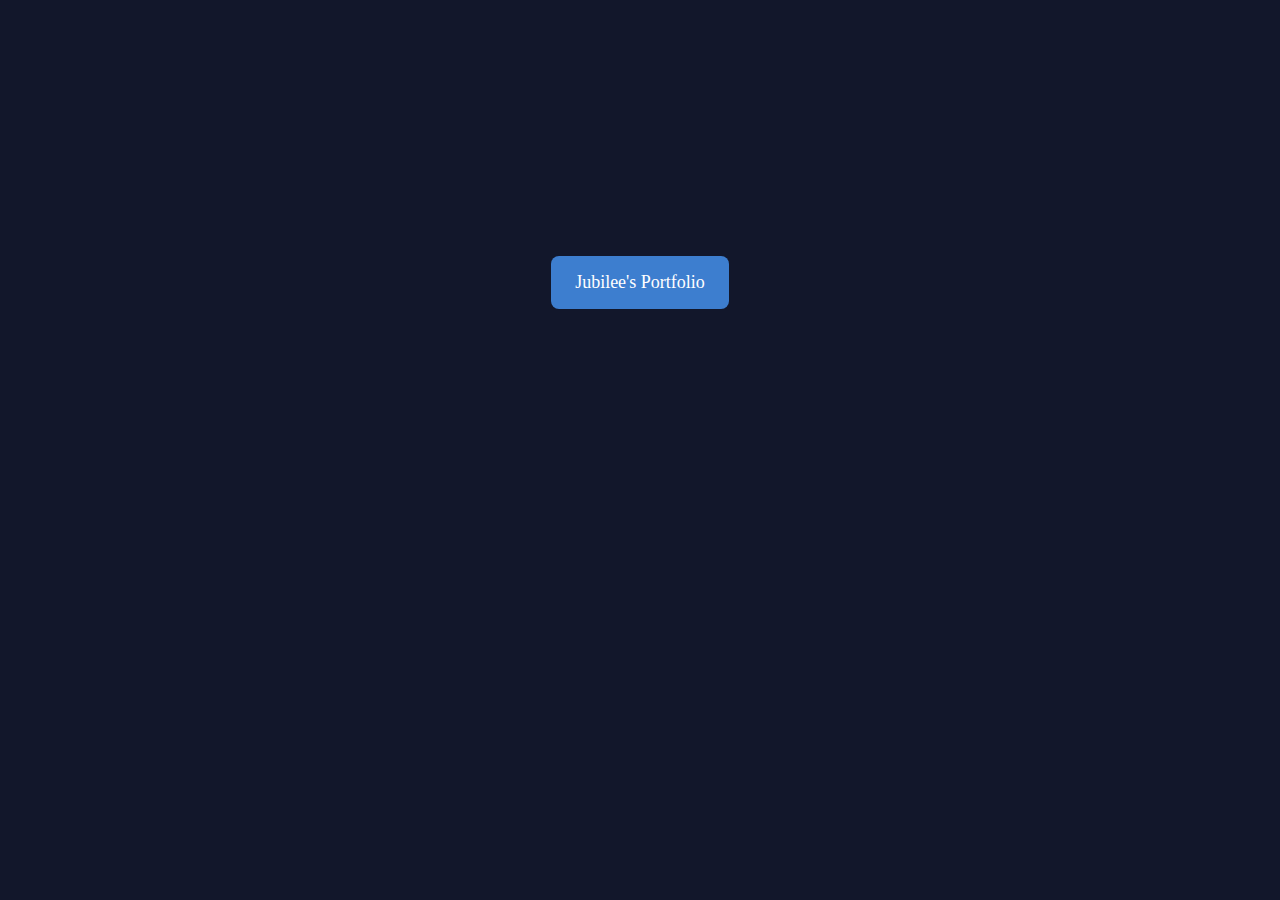
<file: index.html>
<!DOCTYPE html>
<html lang="en">
<head>
  <meta charset="UTF-8">
  <meta name="viewport" content="width=device-width, initial-scale=1.0">
  <title>Document</title>
  <style>
    *{
      padding: 0;
      margin: 0;
      box-sizing: border-box;
    }
    body{
      display: flex;
      justify-content: center;
      align-items: center;
      margin: 20% auto;
      background-color: #12172B;
    }
    a{
      padding: 1rem 1.5rem;
      background-color: #3D7ECF; 
      text-decoration: none;
      color: #fff;
      border-radius: 0.5rem;
      font-size: 18px;
      transition: .5s;
      cursor: pointer;
    }
    a:hover{
      background-color: #1e4b82;
    }
  </style>
</head>
<body>
  <a href="/My portfolio/index.html">Jubilee's Portfolio</a>
</body>
</html>
</file>
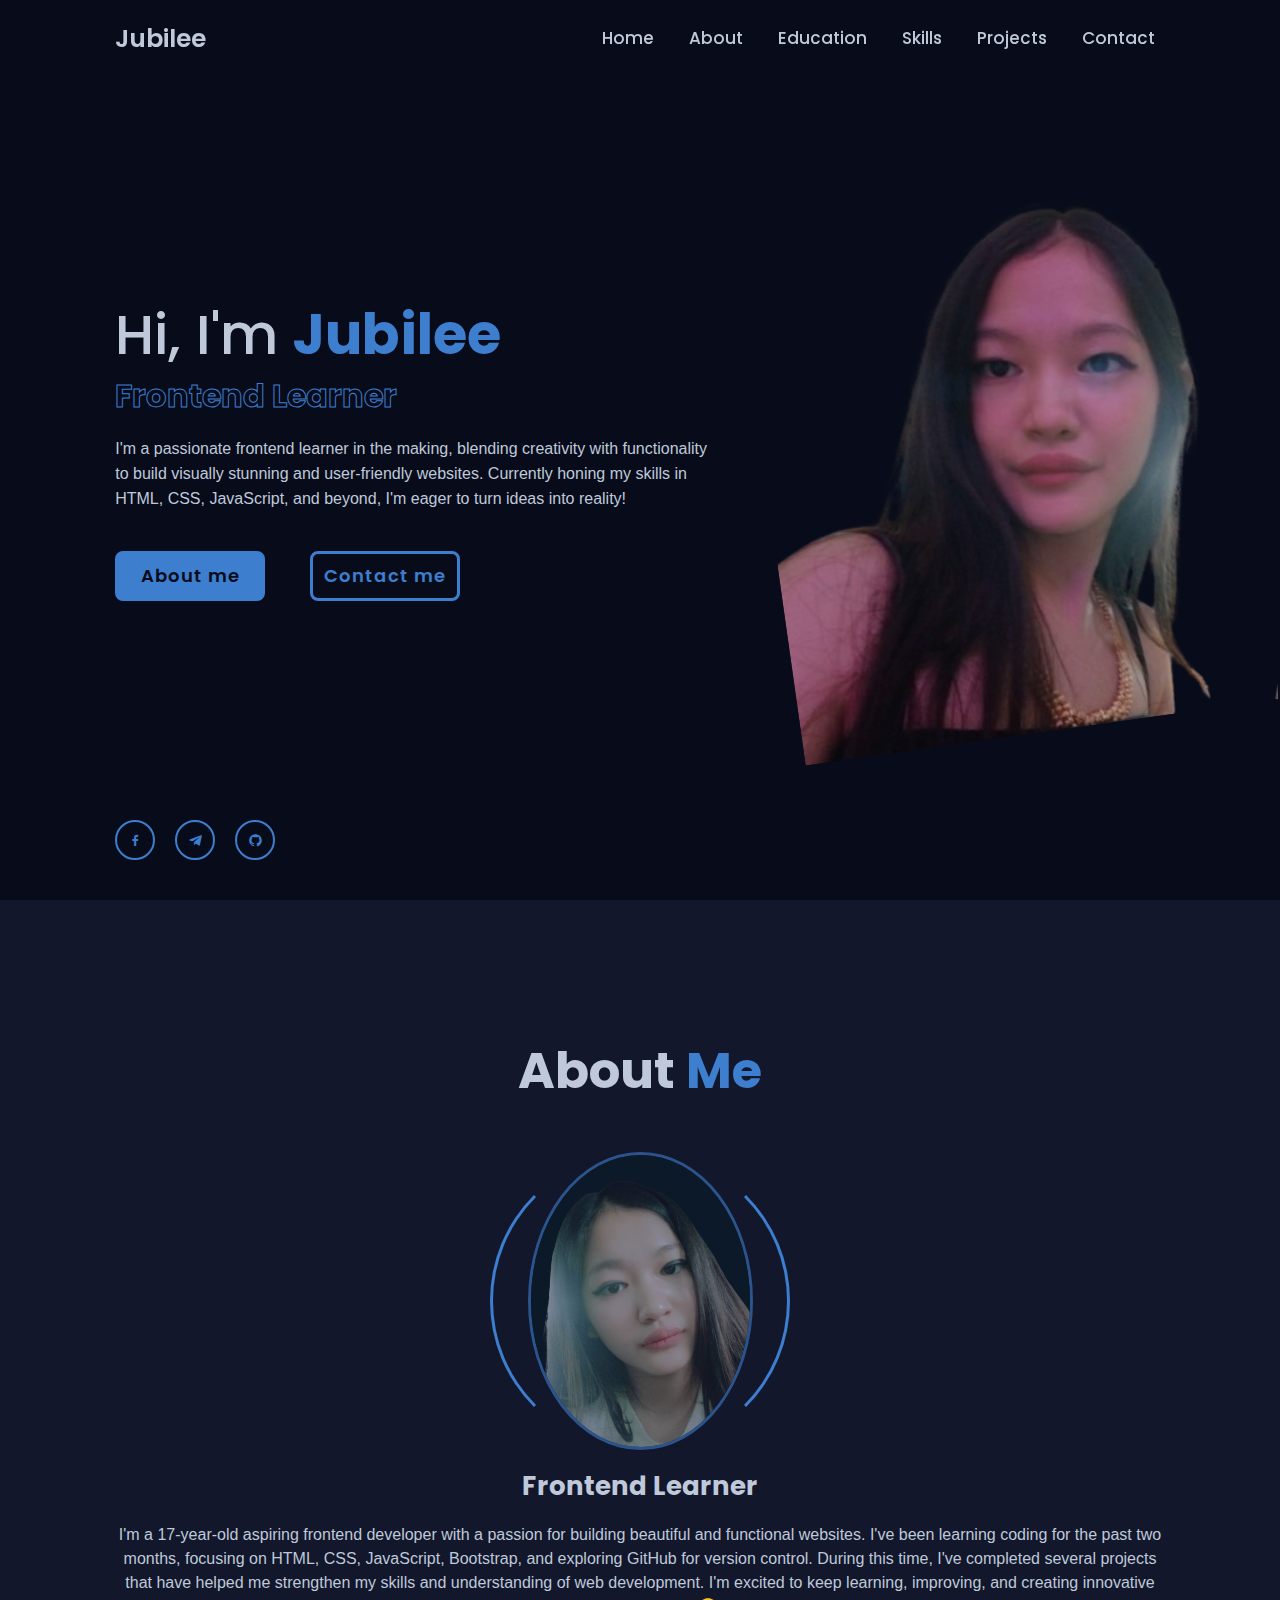
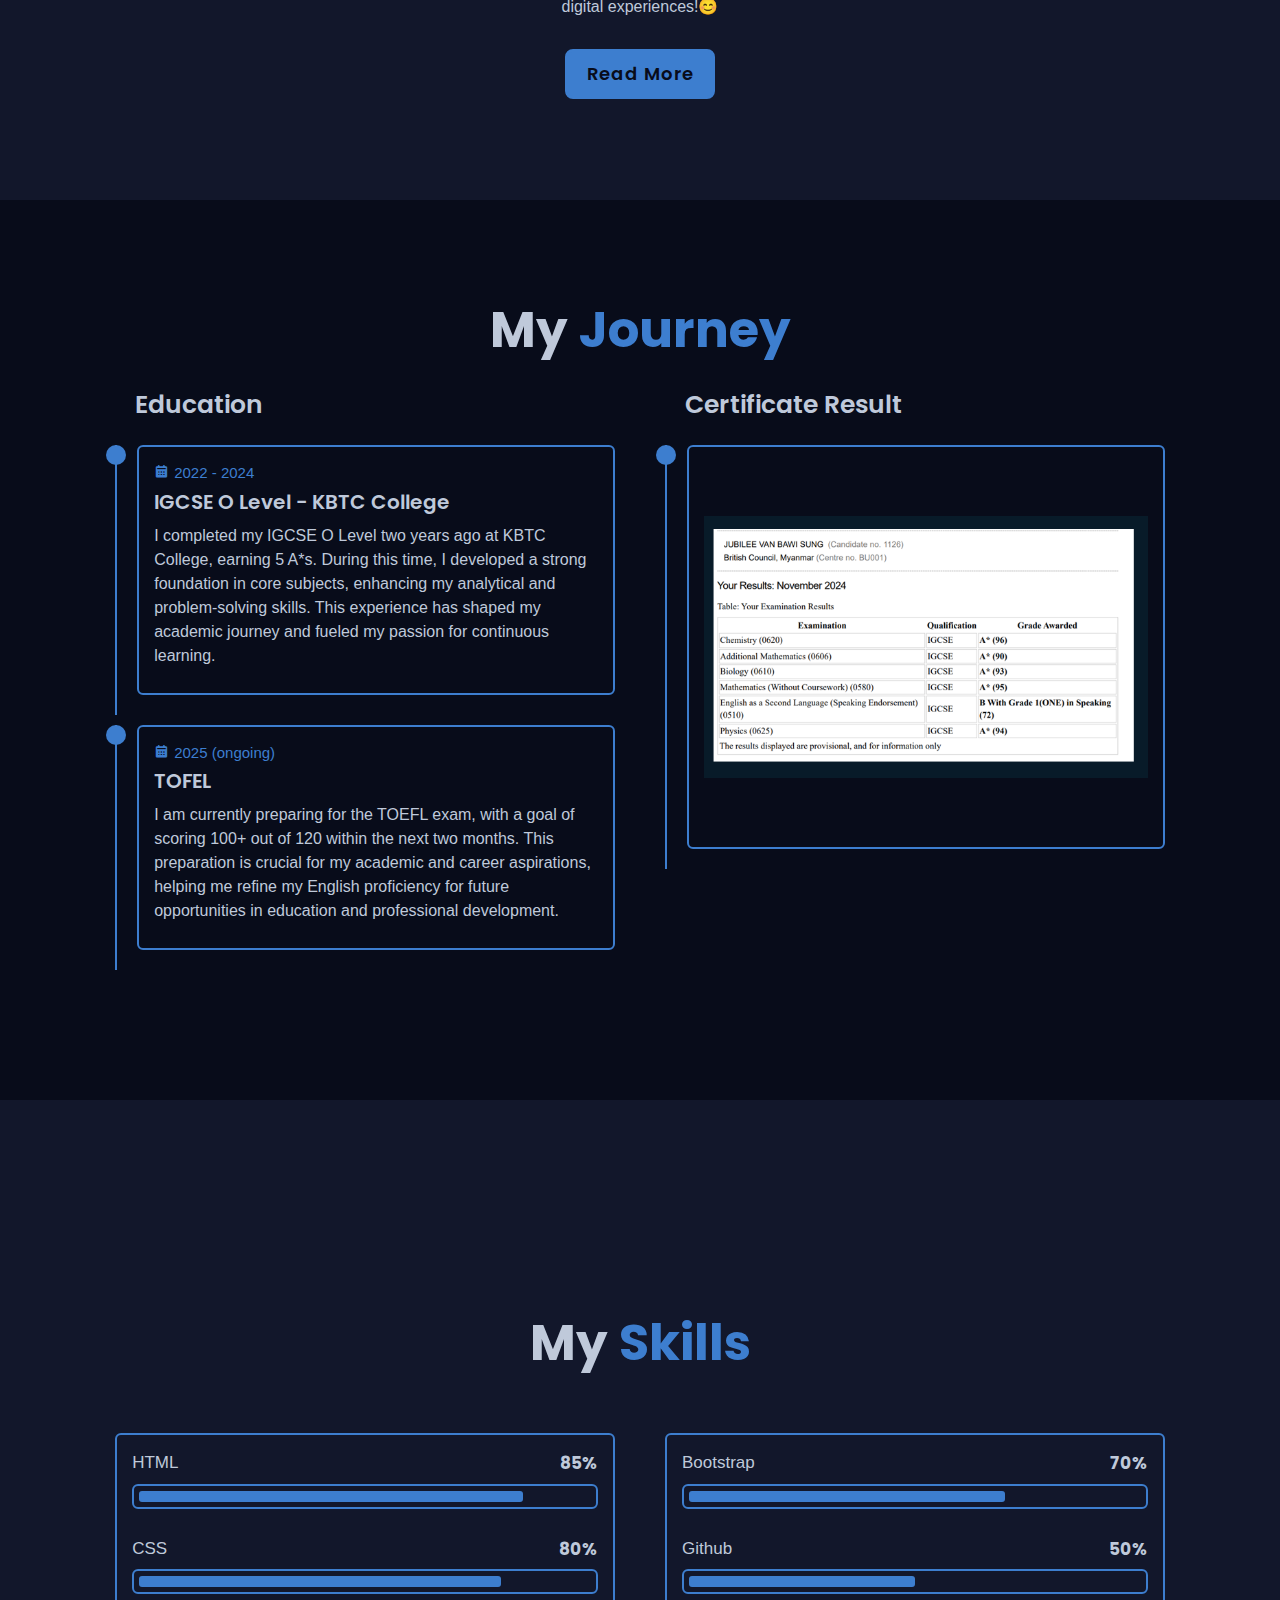
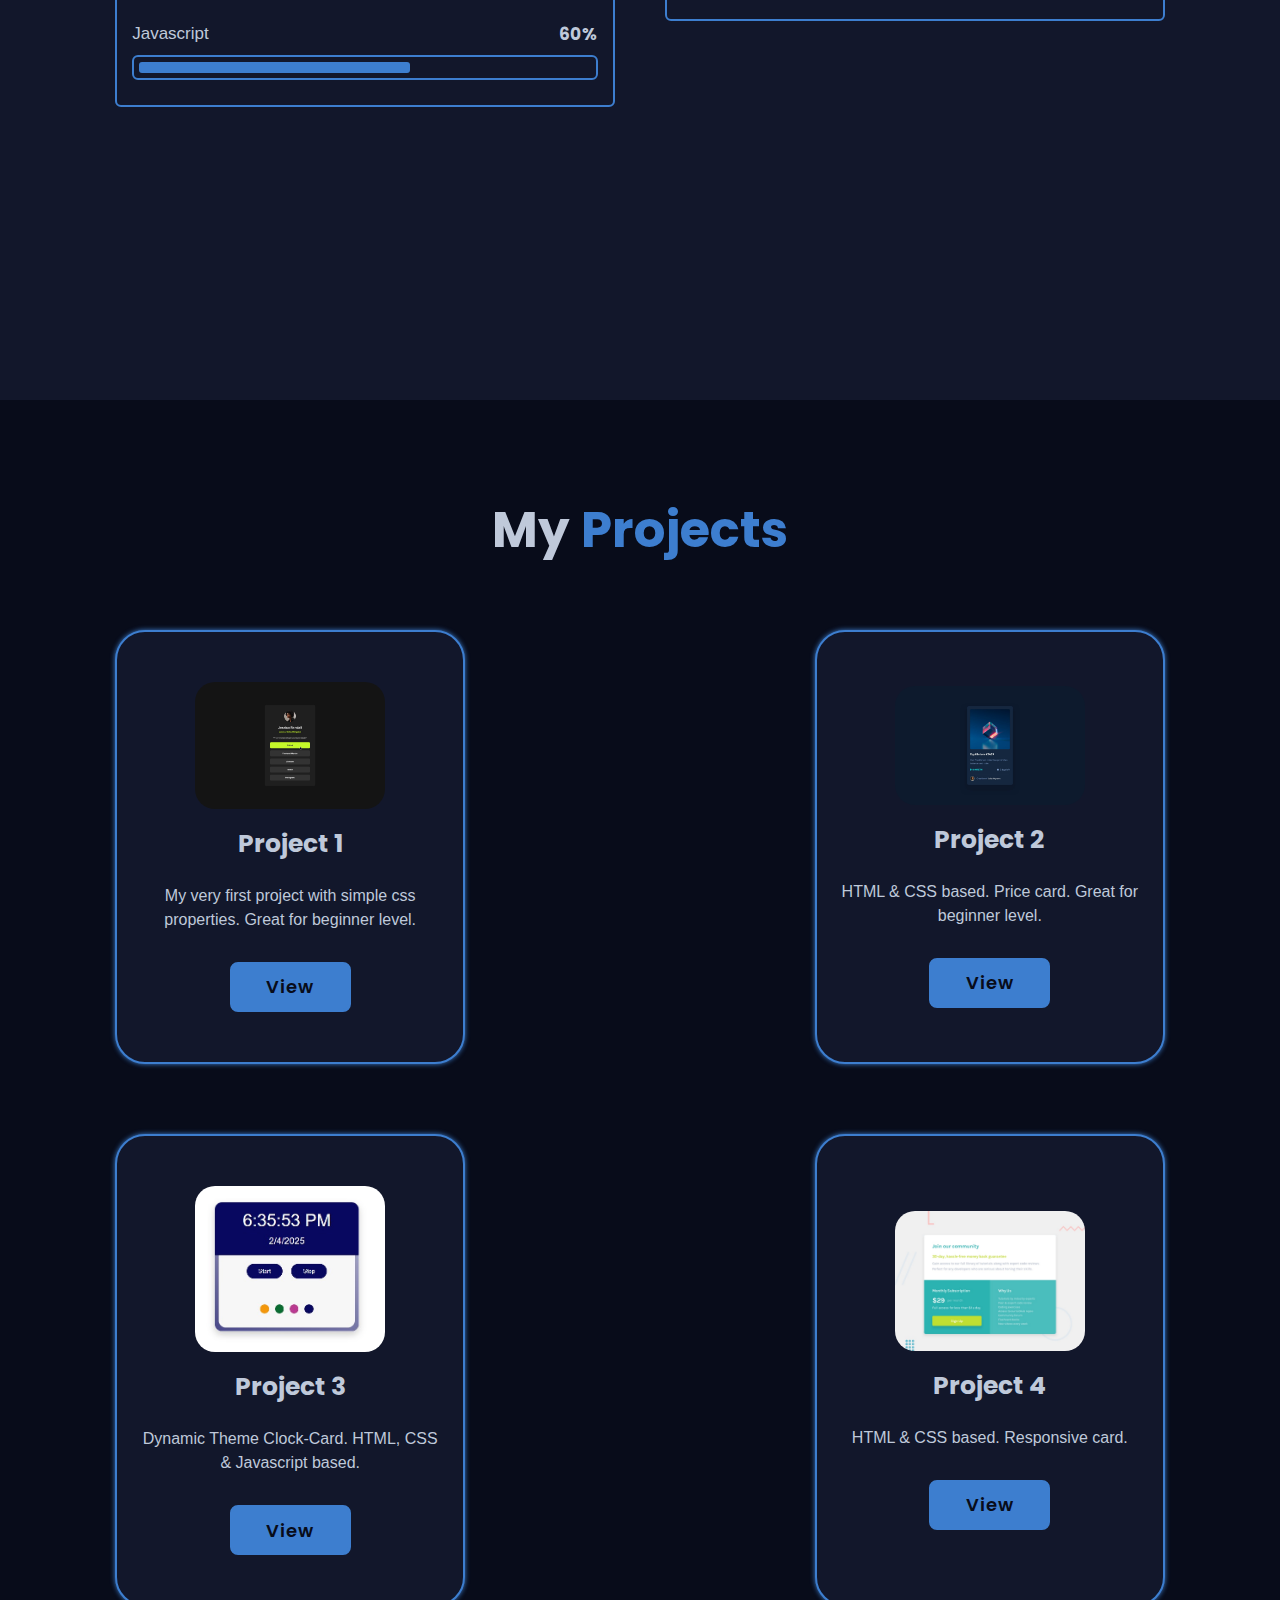
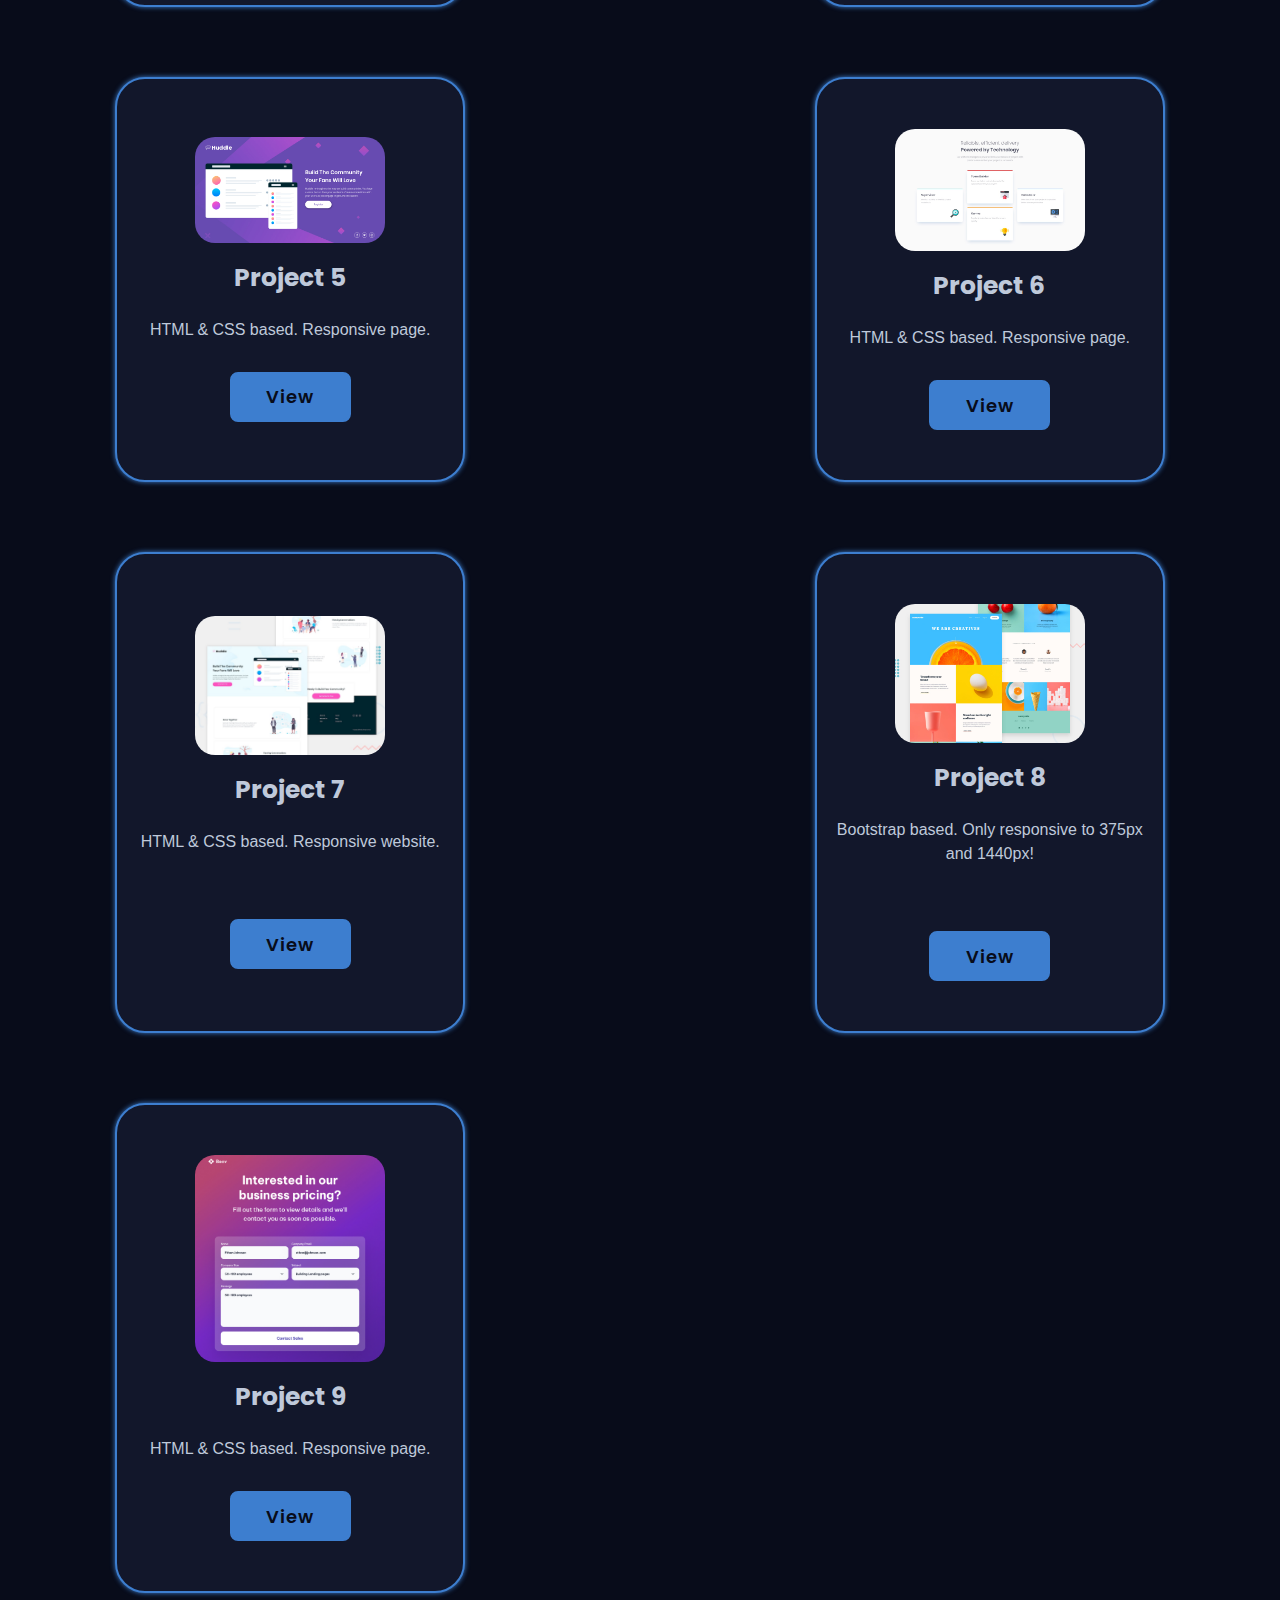
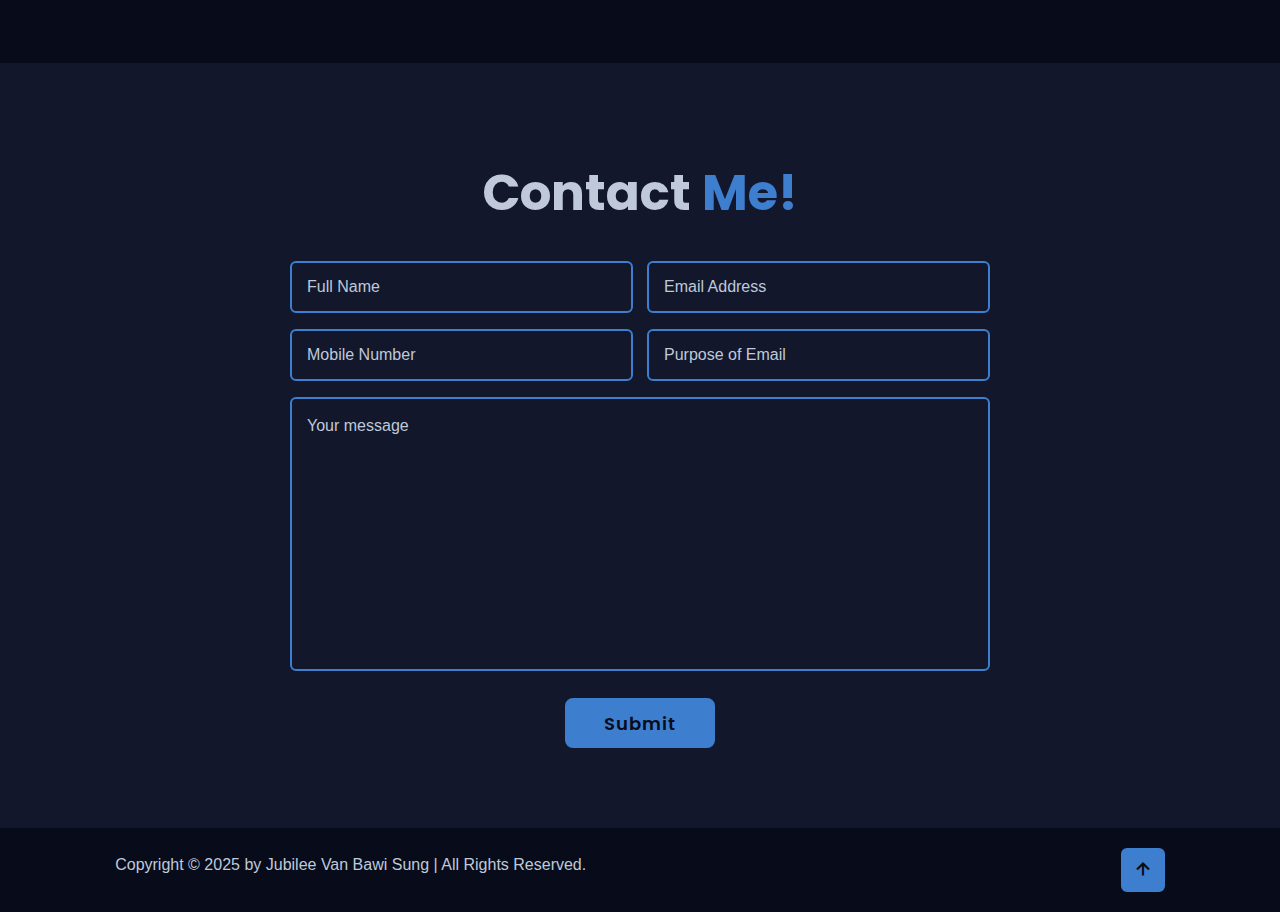
<file: My portfolio/index.html>
<!DOCTYPE html>
<html lang="en">
<head>
  <meta charset="UTF-8">
  <meta name="viewport" content="width=device-width, initial-scale=1.0">
  <title>Document</title>
  <link rel="stylesheet" href="https://maxcdn.bootstrapcdn.com/bootstrap/4.5.2/css/bootstrap.min.css">

<!-- Bootstrap -->
  <link rel="stylesheet" href="assets/css/style.css">

  <!-- box icons -->
  <link rel="stylesheet" href="https://unpkg.com/boxicons@2.1.4/css/boxicons.min.css">
</head>
<body>
  <!--header design-->
  <header class="header">
    <a href="#" class="logo">Jubilee</a>

    <div class="bx bx-menu" id="menu-icon"></div>

    <nav class="navbar">
      <a href="#home" class="active">Home</a>
      <a href="#about">About</a>
      <a href="#education">Education</a>
      <a href="#skills">Skills</a>
      <a href="#projects">Projects</a>
      <a href="#contact">Contact</a>

      <span class="active-nav"></span>
    </nav>
  </header>

  <!-- Home section design -->
  <section class="home" id="home">
      <div class="home-content">
        <h1>Hi, I'm <span>Jubilee</span></h1>
        <div class="text-animate">
          <h3>Frontend Learner</h3>
        </div>
        <p>I'm a passionate frontend learner in the making, blending creativity with functionality to build visually stunning and user-friendly websites. Currently honing my skills in HTML, CSS, JavaScript, and beyond, I'm eager to turn ideas into reality!</p>
  
        <div class="btn-box">
          <a href="#about" class="btn">About me</a>
          <a href="#contact" class="btn">Contact me</a>
        </div>
      </div>

    <div class="home-icons">
      <a href="https://www.facebook.com/share/1MCAfER3Y3/" target="_blank"><i class="bx bxl-facebook"></i></a>
      <a href="/My portfolio/telegram_scan.html" target="_blank"><i class='bx bxl-telegram' ></i></a>
      <a href="#" target="_blank"><i class='bx bxl-github'></i></a>
    </div>

    <div class="home-imgHover"></div>
  </section>

  <!-- About section design-->
  <section class="about" id="about">
    <h2 class="heading">About <span>Me</span></h2>

    <div class="about-img">
      <img src="/My portfolio/assets/images/home-removebg-preview.png" alt="img">
      <span class="circle-spin"></span>
    </div>

    <div class="about-content">
      <h3>Frontend Learner</h3>
      <p>I'm a 17-year-old aspiring frontend developer with a passion for building beautiful and functional websites. I've been learning coding for the past two months, focusing on HTML, CSS, JavaScript, Bootstrap, and exploring GitHub for version control. During this time, I've completed several projects that have helped me strengthen my skills and understanding of web development. I'm excited to keep learning, improving, and creating innovative digital experiences!😊</p>

      <div class="btn-box btns">
        <a href="#education" class="btn">Read More</a>
      </div>
    </div>
  </section>

  <!-- Education section design -->
  <section class="education" id="education">
    <h2 class="heading">My <span>Journey</span></h2>
    <div class="education-wrapper">
      <div class="education-container">
        <div class="education-info education-column">
          <h3 class="title">Education</h3>
          <div class="education-box">
            <div class="education-content">
              <div class="content">
                <div class="year"><i class="bx bxs-calendar"></i>2022 - 2024</div>
                <h3>IGCSE O Level - KBTC College</h3>
                <p>I completed my IGCSE O Level two years ago at KBTC College, earning 5 A*s. During this time, I developed a strong foundation in core subjects, enhancing my analytical and problem-solving skills. This experience has shaped my academic journey and fueled my passion for continuous learning.</p>
              </div>
            </div>
          </div>
          <div class="education-box">
            <div class="education-content">
              <div class="content">
                <div class="year"><i class="bx bxs-calendar"></i>2025 (ongoing)</div>
                <h3>TOFEL</h3>
                <p>I am currently preparing for the TOEFL exam, with a goal of scoring 100+ out of 120 within the next two months. This preparation is crucial for my academic and career aspirations, helping me refine my English proficiency for future opportunities in education and professional development.</p>
              </div>
            </div>
          </div>
        </div>
        
        <div class="education-certificate education-column">
          <h3 class="title">Certificate Result</h3>
          <div class="img-box">
            <div class="img-content">
            <div class="img">
              <div class="image"></div>
            </div>
          </div>
          </div>
        </div>
      </div>
    </div>
  </section>
  

  <!-- Skills section design -->
  <section class="skills" id="skills">
    <div class="wrapper">
    <h2 class="heading">My <span>Skills</span></h2>
    <div class="skills-row">
      <div class="skills-column">
        <div class="skills-box">
          <div class="skills-content">

            <div class="progress-container">
              <h3>HTML <span>85%</span></h3>
              <div class="bar"><span class="html"></span></div>
            </div>

            <div class="progress-container">
              <h3>CSS <span>80%</span></h3>
              <div class="bar"><span class="css"></span></div>
            </div>

            <div class="progress-container">
              <h3>Javascript <span>60%</span></h3>
              <div class="bar"><span class="java-script"></span></div>
            </div>
          </div>
        </div>
      </div>
      <div class="skills-column">
        <div class="skills-box">
          <div class="skills-content">
            <div class="progress-container">
              <h3>Bootstrap <span>70%</span></h3>
              <div class="bar"><span class="bootstrap"></span></div>
            </div>

            <div class="progress-container">
              <h3>Github <span>50%</span></h3>
              <div class="bar"><span class="github"></span></div>
            </div>
          </div>
        </div>
      </div>
    </div>
  </div>
  </section>

    <!-- Projects section design -->
  <section class="projects" id="projects">
    <h2 class="heading">My <span>Projects</span></h2>
    <div class="projects-box">
      <div class="project-card">
        <img src="/My portfolio/assets/images/projects/1.jpg" alt="Project 1">
        <h3>Project 1</h3>
        <p>My very first project with simple css properties. Great for beginner level.</p>
        <div class="btn-box btns">
          <a href="/projects/social-links-profile-main/index.html" class="btn" target="_blank">View</a>
        </div>
      </div>
      <div class="project-card">
        <img src="/My portfolio/assets/images/projects/2.jpg" alt="Project 2">
        <h3>Project 2</h3>
        <p>HTML & CSS based. Price card. Great for beginner level.</p>
        <div class="btn-box btns">
          <a href="/projects/nft-preview-card-component-main/index.html" class="btn" target="_blank">View</a>
        </div>
      </div>
      <div class="project-card">
        <img src="/My portfolio/assets/images/projects/10.jpg" alt="Project 3">
        <h3>Project 3</h3>
        <p>Dynamic Theme Clock-Card. HTML, CSS & Javascript based.</p>
        <div class="btn-box btns">
          <a href="/projects/MyDynamicTheme/index.html" class="btn" target="_blank">View</a>
        </div>
      </div>
      <div class="project-card">
        <img src="/My portfolio/assets/images/projects/4.jpg" alt="Project 4">
        <h3>Project 4</h3>
        <p>HTML & CSS based. Responsive card.</p>
        <div class="btn-box btns">
          <a href="/projects/single-price-grid-component-master/index.html" class="btn" target="_blank">View</a>
        </div>
      </div>
      <div class="project-card">
        <img src="/My portfolio/assets/images/projects/5.jpg" alt="Project 5">
        <h3>Project 5</h3>
        <p>HTML & CSS based. Responsive page.</p>
        <div class="btn-box btns">
          <a href="/projects/huddle-landing-page-with-single-introductory-section-master/index.html" class="btn" target="_blank">View</a>
        </div>
      </div>
      <div class="project-card">
        <img src="/My portfolio/assets/images/projects/6.jpg" alt="Project 6">
        <h3>Project 6</h3>
        <p>HTML & CSS based. Responsive page.</p>
        <div class="btn-box btns">
          <a href="/projects/four-card-feature-section-master/index.html" class="btn" target="_blank">View</a>
        </div>
      </div>
      <div class="project-card">
        <img src="/My portfolio/assets/images/projects/7.jpg" alt="Project 7">
        <h3>Project 7</h3>
        <p>HTML & CSS based. Responsive website.</p>
        <br>
        <div class="btn-box btns">
          <a href="/projects/Homepage/index.html" class="btn" target="_blank">View</a>
        </div>
      </div>
      <div class="project-card">
        <img src="/My portfolio/assets/images/projects/8.jpg" alt="Project 8">
        <h3>Project 8</h3>
        <p>Bootstrap based. Only responsive to 375px and 1440px!</p>
        <br>
        <div class="btn-box btns">
          <a href="/projects/sunnyside-agency-landing-page-main/index.html" class="btn" target="_blank">View</a>
        </div>
      </div>
      <div class="project-card">
        <img src="/My portfolio/assets/images/projects/9.jpg" alt="Project 9">
        <h3>Project 9</h3>
        <p>HTML & CSS based. Responsive page.</p>
        <div class="btn-box btns">
          <a href="/projects/contact-page-master/index.html" class="btn" target="_blank">View</a>
        </div>
      </div>
    </div>
  </section>

  <!-- Contact section design -->
  <section class="contact" id="contact">
    <h2 class="heading">Contact <span>Me!</span></h2>

    <form action="#">
      <div class="input-box">
        <div class="input-field">
          <input type="text" placeholder="Full Name" required>
          <span class="focus"></span>
        </div>
        <div class="input-field">
          <input type="email" placeholder="Email Address" required>
          <span class="focus"></span>
        </div>
      </div>

      <div class="input-box">
        <div class="input-field">
          <input type="number" placeholder="Mobile Number" required>
          <span class="focus"></span>
        </div>
        <div class="input-field">
          <input type="text" placeholder="Purpose of Email" required>
          <span class="focus"></span>
        </div>
      </div>

      <div class="textarea-field">
        <textarea name="" id="" cols="30" rows="10" placeholder="Your message" required></textarea>
        <span class="focus"></span>
      </div>

      <div class="btn-box btns">
        <button type="submit" class="btn" id="submit">Submit</button>
      </div>
      <p id="paragraph"></p>
    </form>
  </section>

  <!-- Footer design -->
   <footer class="footer">
    <div class="footer-text">
      <p>Copyright &copy; 2025 by Jubilee Van Bawi Sung | All Rights Reserved.</p>
    </div>
    
    <div class="footer-icons">
      <a href="#"><i class="bx bx-up-arrow-alt"></i></a>
    </div>
   </footer>


  <script src="/My portfolio/assets/js/script.js"></script>
  <script src="/My portfolio/assets/js/submit.js"></script>
  <!-- Bootstrap -->
  <script src="https://maxcdn.bootstrapcdn.com/bootstrap/4.5.2/js/bootstrap.bundle.min.js"></script>

</body>
</html>
</file>
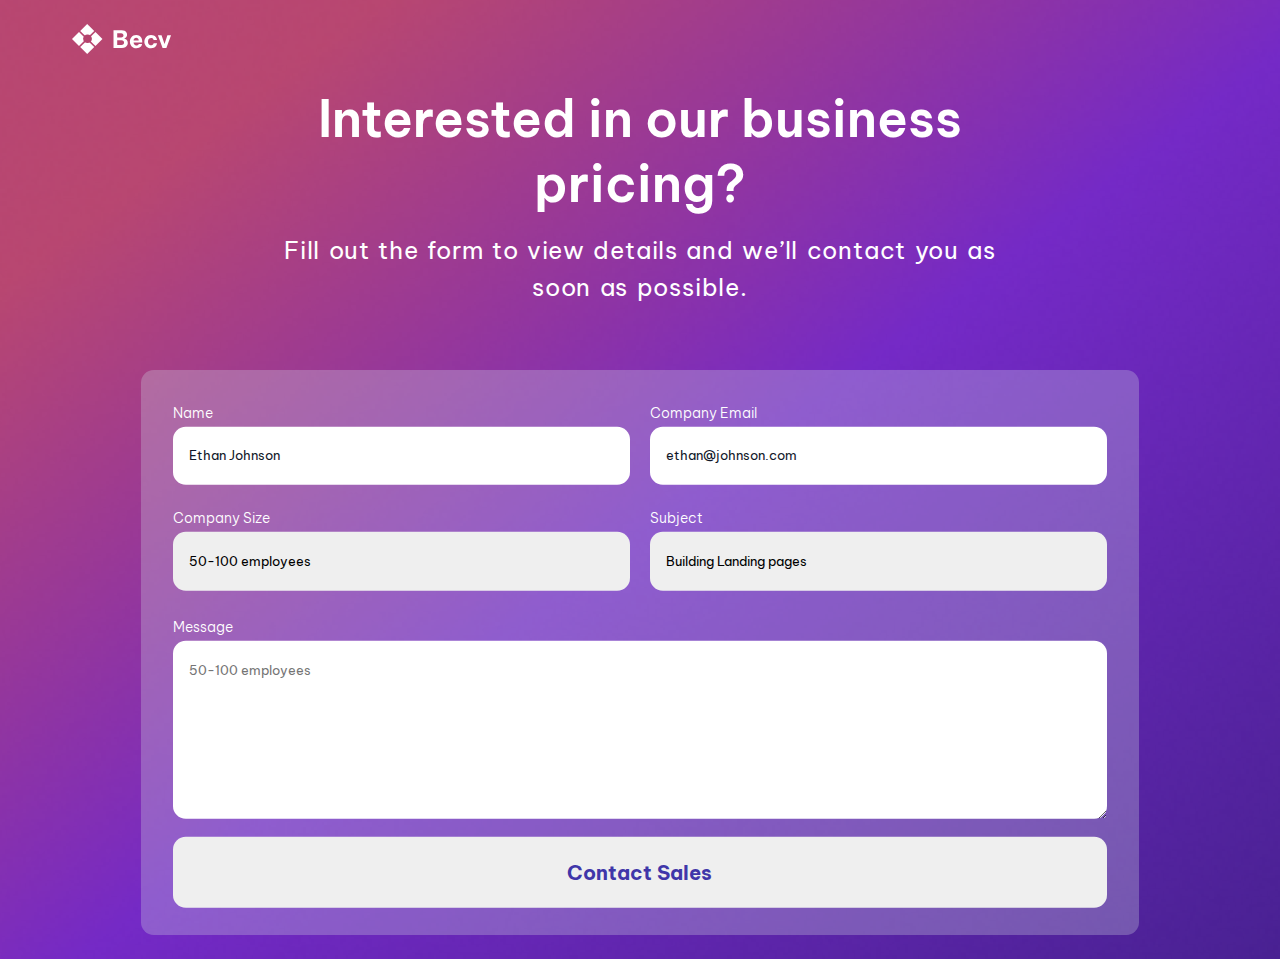
<file: projects/contact-page-master/index.html>
<!DOCTYPE html>
<html lang="en">
  <head>
    <meta charset="UTF-8" />
    <meta name="viewport" content="width=device-width, initial-scale=1.0" />

    <link
      rel="icon"
      href="resources/favicon.ico"
      type="image/x-icon"
      sizes="96x96"
    />

    <title>Contact Page | devChallenges.io</title>
    <link rel="stylesheet" href="css/style.css">
    <link rel="stylesheet" href="https://cdnjs.cloudflare.com/ajax/libs/font-awesome/6.7.2/css/all.min.css" integrity="sha512-Evv84Mr4kqVGRNSgIGL/F/aIDqQb7xQ2vcrdIwxfjThSH8CSR7PBEakCr51Ck+w+/U6swU2Im1vVX0SVk9ABhg==" crossorigin="anonymous" referrerpolicy="no-referrer" />

    <!--You are welcome to delete these styles or modify them in your own stylesheet -->
    <style>
      /** {
        margin: 0;
        padding: 0;
        box-sizing: border-box;
      }

      body {
        height: 100vh;
      }

      .author-info {
        font-size: 14px;
        text-align: center;
        margin-top: 16px;
        color: rgb(55, 65, 81);
      }

      .author-info a {
        text-decoration: none;
      } */
    </style>
  </head>
  <body>
    <!-- 
  Interested in our business pricing?
   
  
  
  Name

  

  
  
  

  

  
  
  

  

  Message

  

  
  -->

    <!--<div class="author-info">
      Coded by <a href="#">Your Name Here</a> | Challenge by
      <a href="https://www.devchallenges.io?ref=challenge" target="_blank"
        >devChallenges.io</a
      >.
    </div>-->

    <div class="container">
      <header>
        <img src="resources/Logo.svg" alt="Logo">
      </header>

      <main>
        <div class="content">
          <h2>Interested in our business pricing?</h2>
          <p>Fill out the form to view details and we’ll contact you as soon as possible.</p>
        </div>

        <div class="contact">
          <form>
            <div class="name">
              <label for="">Name</label>
              <br>
              <input type="text" placeholder="Ethan Johnson">
            </div>

            <div class="email">
              <label for="">Company Email</label>
              <br>
              <input type="email" placeholder="ethan@johnson.com">
            </div>

            <div class="company-size">
              <label for="">Company Size</label>
              <br>
              <select name="company-size" id="company-size-select">
                <option value="50-100">50-100 employees</option>
                <option value="100-150">100-150 employees</option>
                <option value="150-200">150-200 employees</option>
                <option value="200-250">200-250 employees</option>
              </select>
            </div>

            <div class="subject">
              <label for="">Subject</label>
              <br>
              <select name="subject" id="subject-select">
                <option value="">Building Landing pages</option>
                <option value="">100-150 employees</option>
                <option value="">150-200 employees</option>
                <option value="">200-250 employees</option>
              </select>
            </div>

            <div class="message">
              <label for="">Message</label>
              <br>
              <textarea name="message" id="message-essay" rows="8" placeholder="50-100 employees"></textarea>
            </div>

            <button type="submit">Contact Sales</button>
          </form>
          </div>
        </div>
      </main>
    </div>
  </body>
</html>
</file>
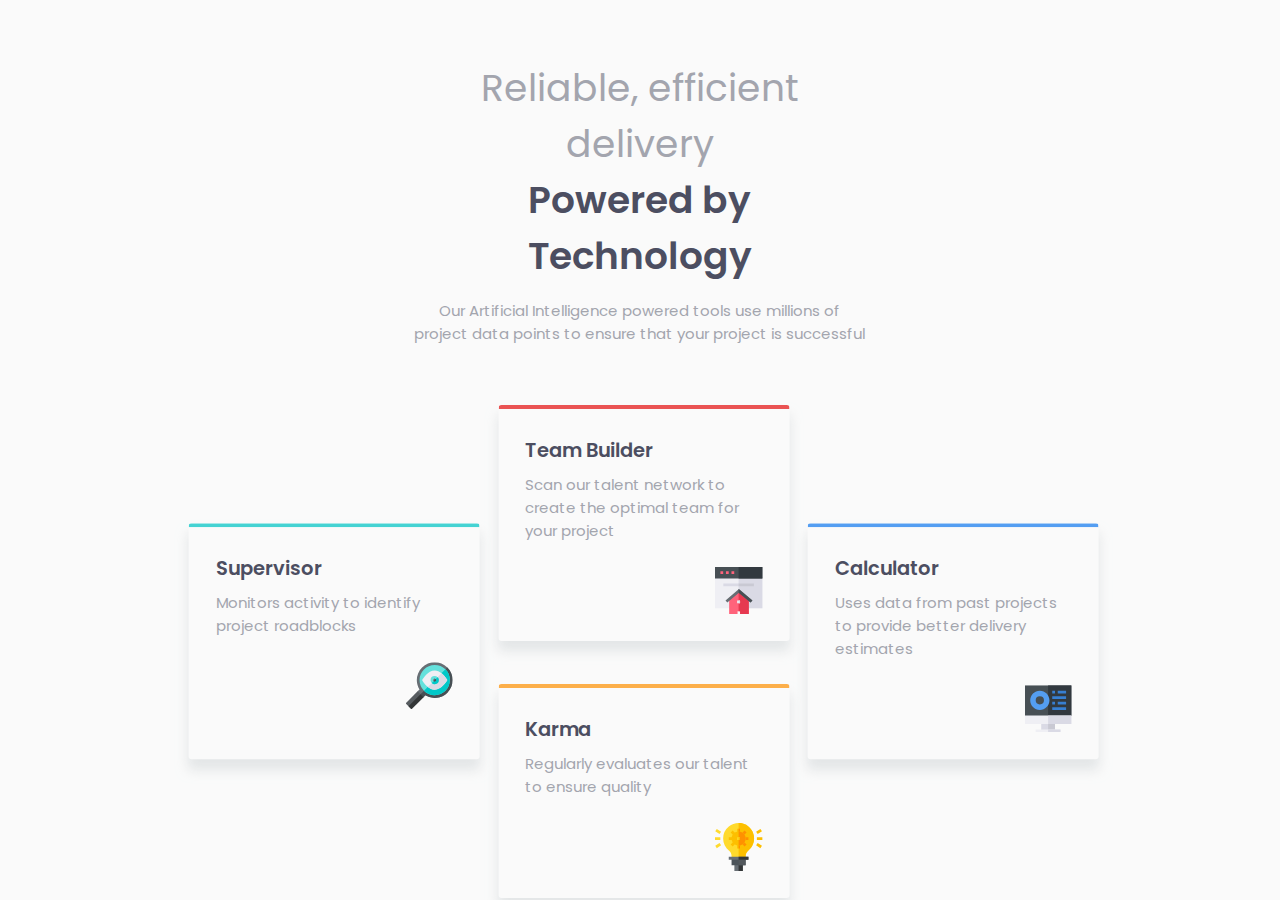
<file: projects/four-card-feature-section-master/index.html>
<!DOCTYPE html>
<html lang="en">
<head>
  <meta charset="UTF-8">
  <meta name="viewport" content="width=device-width, initial-scale=1.0"> <!-- displays site properly based on user's device -->

  <link rel="icon" type="image/png" sizes="32x32" href="./images/favicon-32x32.png">
  
  <title>Frontend Mentor | Four card feature section</title>

  <link rel="stylesheet" href="css/style.css">

  <!-- Feel free to remove these styles or customise in your own stylesheet 👍 -->
  <style>
    .attribution { font-size: 11px; text-align: center; }
    .attribution a { color: hsl(228, 45%, 44%); }
  </style>
</head>
<body>

  <div class="container">
    <header>
      <h1>Reliable, efficient delivery</h1>
      <h2>Powered by Technology</h2>
      <p>Our Artificial Intelligence powered tools use millions of project data points 
        to ensure that your project is successful</p>
    </header>

    <section class="card-container">
      <div class="card">
        <div class="content">
          <h2>Supervisor</h2>
          <p>Monitors activity to identify project roadblocks</p>
        </div>
        <div class="img-container">
          <img src="images/icon-supervisor.svg" alt="">
        </div>
      </div>

      <div class="card">
        <div class="content">
          <h2>Team Builder</h2>
          <p>Scan our talent network to create the optimal team for your project</p>
        </div>
        <div class="img-container">
          <img src="images/icon-team-builder.svg" alt="">
        </div>
      </div>

      <div class="card">
        <div class="content">
          <h2>Karma</h2>
          <p>Regularly evaluates our talent to ensure quality</p>
        </div>
        <div class="img-container">
          <img src="images/icon-karma.svg" alt="">
        </div>
      </div>

      <div class="card">
        <div class="content">
          <h2>Calculator</h2>
          <p>Uses data from past projects to provide better delivery estimates</p>
        </div>
        <div class="img-container">
          <img src="images/icon-calculator.svg" alt="">
        </div>
      </div>
    </section>
  </div>
  
  
  

  

  
  

  
  

  
  

  
  

  
</body>
</html>
</file>
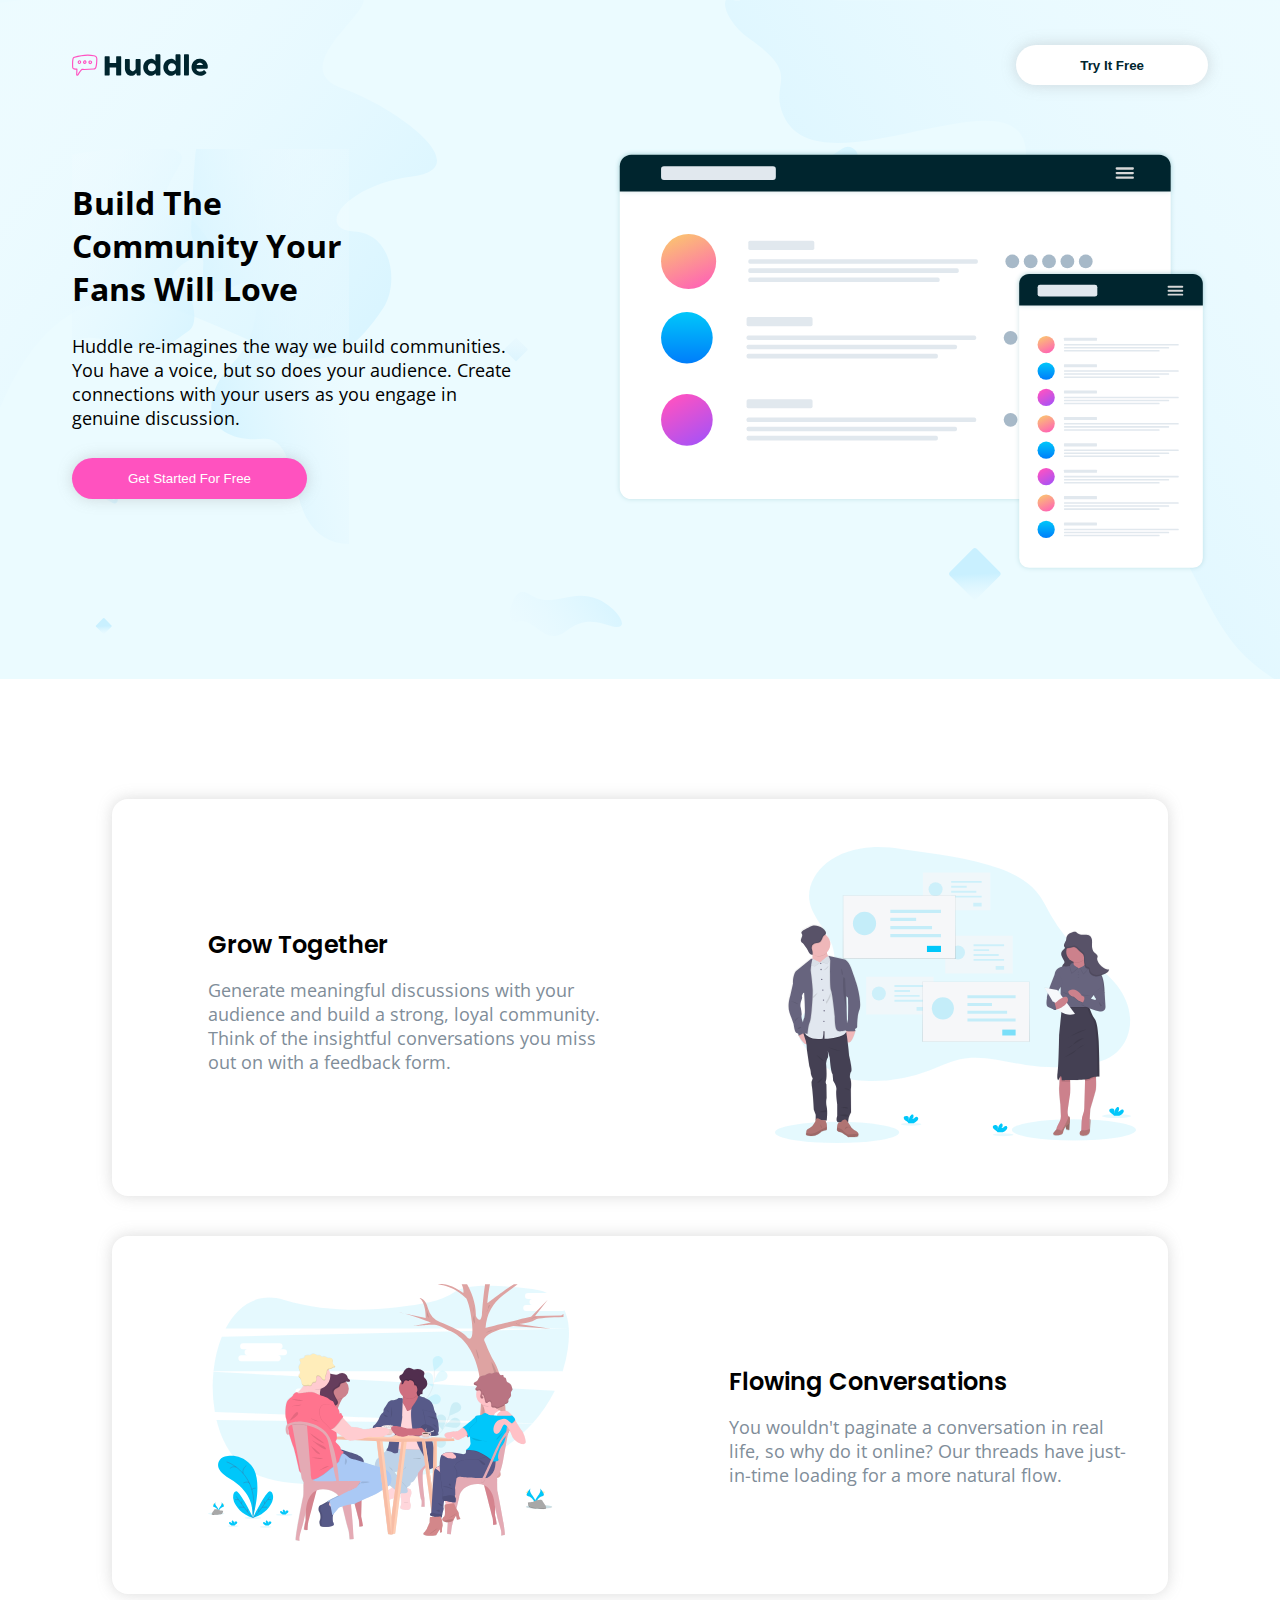
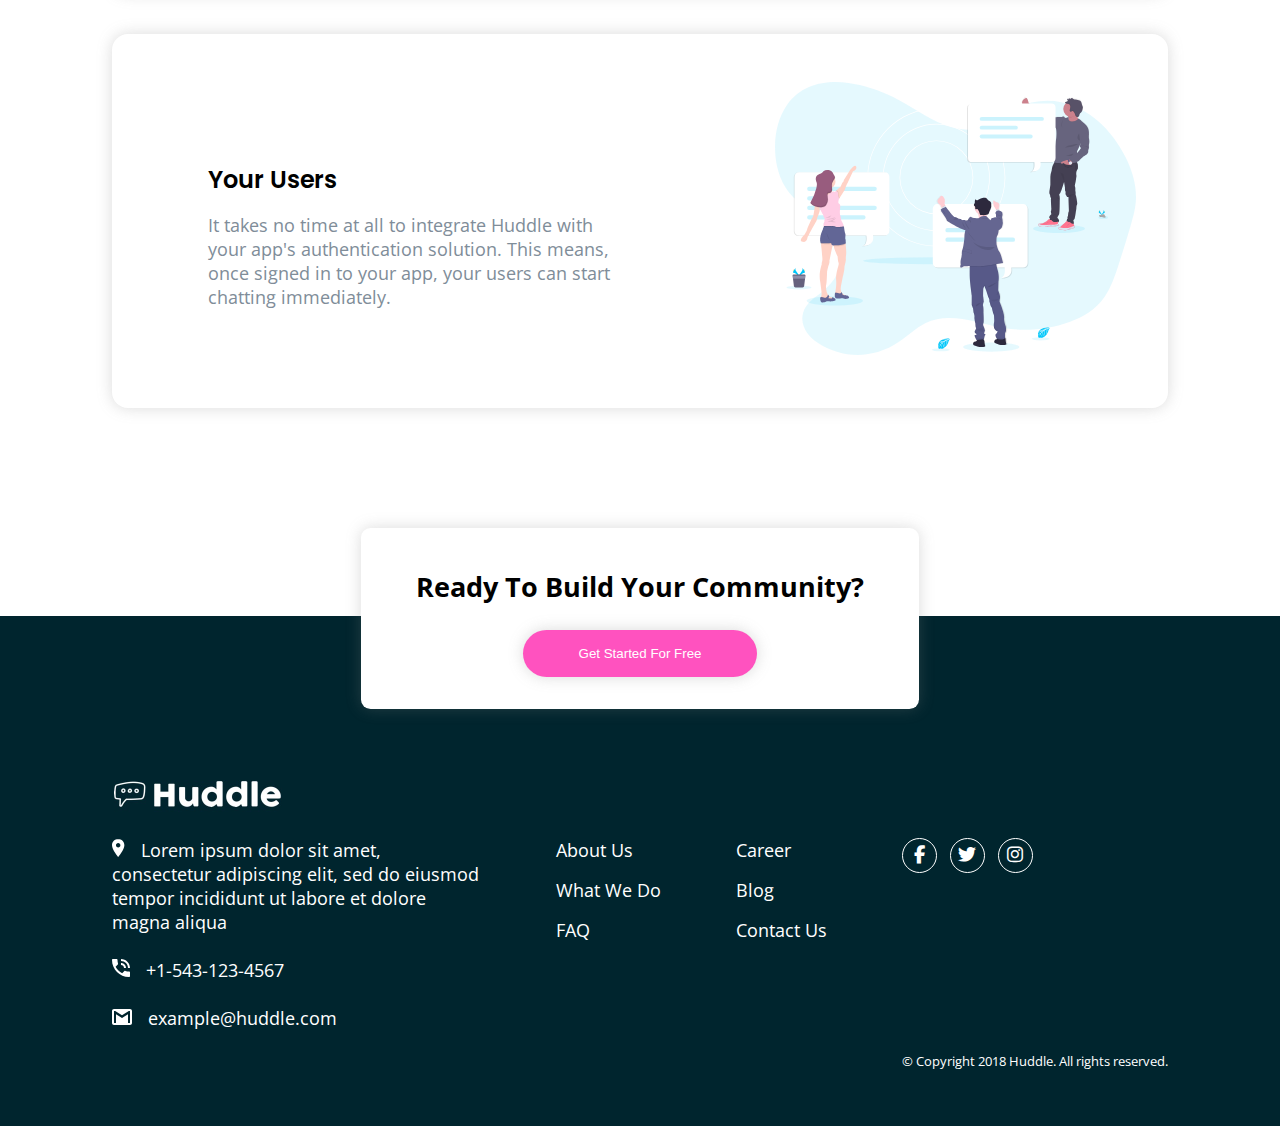
<file: projects/huddle homepage/index.html>
<!DOCTYPE html>
<html lang="en">
  <head>
    <meta charset="UTF-8" />
    <meta name="viewport" content="width=device-width, initial-scale=1.0" />
    <!-- displays site properly based on user's device -->

    <link
      rel="icon"
      type="image/png"
      sizes="32x32"
      href="./images/favicon-32x32.png"
    />

    <link rel="stylesheet" href="https://cdnjs.cloudflare.com/ajax/libs/font-awesome/6.7.2/css/all.min.css" integrity="sha512-Evv84Mr4kqVGRNSgIGL/F/aIDqQb7xQ2vcrdIwxfjThSH8CSR7PBEakCr51Ck+w+/U6swU2Im1vVX0SVk9ABhg==" crossorigin="anonymous" referrerpolicy="no-referrer" />

    <title>
      Frontend Mentor | Huddle landing page with alternating feature blocks
    </title>

    <link rel="stylesheet" href="css/style.css">

    <!-- Feel free to remove these styles or customise in your own stylesheet 👍 -->
    <!--<style>
      .attribution {
        font-size: 11px;
        text-align: center;
      }
      .attribution a {
        color: hsl(228, 45%, 44%);
      }
    </style>-->
  </head>
  <body>
    <div class="parent-1-container">
      <header>
        <div class="header-div">
          <img src="images/logo.svg" alt="" />
          <button>Try It Free</button>
        </div>
      </header>
      <main>
        <div class="content">
          <h2>Build The Community Your Fans Will Love</h2>
          <p>
            Huddle re-imagines the way we build communities. You have a voice,
            but so does your audience. Create connections with your users as you
            engage in genuine discussion.
          </p>
          <button>Get Started For Free</button>
        </div>
        <div class="img">
          <img src="images/illustration-mockups.svg" alt="image" />
        </div>
      </main>
    </div>

    <div class="card-container">
      <div class="card card-1">
        <div class="image">
          <img src="images/illustration-grow-together.svg" alt="image" />
        </div>
        <div class="card-content">
          <h3 class="">Grow Together</h3>
          <p>
            Generate meaningful discussions with your audience and build a
            strong, loyal community. Think of the insightful conversations you
            miss out on with a feedback form.
          </p>
        </div>
      </div>

      <div class="card card-2">
        <div class="image">
          <img src="images/illustration-flowing-conversation.svg" alt="image" />
        </div>
        <div class="card-content">
          <h3>Flowing Conversations</h3>
          <p>
            You wouldn't paginate a conversation in real life, so why do it
            online? Our threads have just-in-time loading for a more natural
            flow.
          </p>
        </div>
      </div>

      <div class="card card-3">
        <div class="image">
          <img src="images/illustration-your-users.svg" alt="image" />
        </div>
        <div class="card-content">
          <h3>Your Users</h3>
          <p>
            It takes no time at all to integrate Huddle with your app's
            authentication solution. This means, once signed in to your app,
            your users can start chatting immediately.
          </p>
        </div>
      </div>
    </div>

    <div class="sub-card">
      <div class="content-sub-card">
        <h3>Ready To Build Your Community?</h3>
        <button>Get Started For Free</button>
      </div>
    </div>

    <!--<footer>
      <div class="logo-img">
        <img src="images/logo-white.png" alt="" />
      </div>
<div class="grid-div">
      <div class="information-content">
        <div class="sec sec-1">
          <div class="content">
            <img src="images/icon-location.svg" alt="location" />
            <span>
              Lorem ipsum dolor sit amet, consectetur adipiscing elit, sed do
              eiusmod tempor incididunt ut labore et dolore magna aliqua
            </span>
          </div>
        </div>

        <div class="sec sec-2">
          <div class="content">
            <img src="images/icon-phone.svg" alt="phone" />
            <span>
              +1-543-123-4567
            </span>
          </div>
        </div>

        <div class="sec sec-3">
          <div class="content">
            <img src="images/icon-email.svg" alt="email" />
            <span>
              example@huddle.com
            </span>
          </div>
        </div>

      </div>

      <div class="further-info info-1">
      <p>About Us</p>
      <p>What We Do</p>
      <p>FAQ</p>
    </div>
    <div class="further-info info-2">
      <p>Career</p>
      <p>Blog</p>
      <p>Contact Us</p>
    </div>
      

      <div class="icons-container">
        <ul>
          <li><i class="fa-brands fa-facebook-f"></i></li>
          <li><i class="fa-brands fa-twitter"></i></li>
          <li><i class="fa-brands fa-instagram" id="instagram"></i></li>
        </ul>
      </div>

      <span class="copytext">&copy; Copyright 2018 Huddle. All rights reserved.</span>
    </div>
    </footer>-->

    <!--<footer>
      <div class="footer-box">
        <div class="logo-img">
          <img src="images/logo-white.png" alt="" />
        </div>
        <div class="infos">
          <img src="images/icon-location.svg" alt="location" />
            <p>
              Lorem ipsum dolor sit amet, consectetur adipiscing elit, sed do
              eiusmod tempor incididunt ut labore et dolore magna aliqua
            </p>
        </div>
        <div class="infos">
          <img src="images/icon-phone.svg" alt="phone" />
            <p>
              +1-543-123-4567
            </p>
        </div>
        <div class="infos">
          <img src="images/icon-email.svg" alt="email" />
            <p>
              example@huddle.com
            </p>
        </div>

        <div class="further-infos">
          <ul>
            <li>About Us</li>
            <li>What We Do</li>
            <li>FAQ</li>
            <li>Career</li>
            <li>Blog</li>
            <li>Contact us</li>
          </ul>
        </div>

        <div class="icons-container">
          <ul>
            <li><i class="fa-brands fa-facebook-f"></i></li>
            <li><i class="fa-brands fa-twitter"></i></li>
            <li><i class="fa-brands fa-instagram" id="instagram"></i></li>
          </ul>
        </div>
        <span class="copytext">&copy; Copyright 2018 Huddle. All rights reserved.</span>
      </div>
    </footer>-->
    <footer class="footer-section">
      <div class="logo-img">
        <img src="images/logo-white.png" alt="" />
      </div>
      <div class="footer-section-container">
        
        <div class="logo-address-detail">
          
          <p class="location">
            <img src="images/icon-location.svg" alt="">Lorem ipsum dolor sit amet,
              consectetur adipiscing elit, sed do eiusmod tempor incididunt ut
              labore et dolore magna aliqua
          </p>

          <p class="cell-number">
            <img src="images/icon-phone.svg" alt="">+1-543-123-4567
          </p>
          <p class="email-id">
            <img src="images/icon-email.svg" alt="">example@huddle.com
          </p>
        </div>

        <div class="footer-nav nav-01">
          <a href="#">About Us</a>
          <a href="#">What We Do</a>
          <a href="#">FAQ</a>
        </div>

        <div class="footer-nav nav-02">
          <a href="#">Career</a>
          <a href="#">Blog</a>
          <a href="#">Contact Us</a>
        </div>

        <div class="social-media-cont">
          <div class="social-media">
            <ul>
              <li> <a href="#"><i class="fa-brands fa-facebook-f"></i></a></li>
              <li><a href="#"><i class="fa-brands fa-twitter"></i></a></li>
              <li><a href="#"><i class="fa-brands fa-instagram"></i></a></li>
            </ul>
           
            
            
          </div>

          <p>&copy; Copyright 2018 Huddle. All rights reserved.</p>
        </div>
      </div>
    </footer>
    <!--  

  

 

 

  
  

  
  
  

  

  <footer>
    <p class="attribution">
      Challenge by <a href="https://www.frontendmentor.io?ref=challenge" target="_blank">Frontend Mentor</a>. 
      Coded by <a href="#">Your Name Here</a>.
    </p>
  </footer> -->
  </body>
</html>
</file>
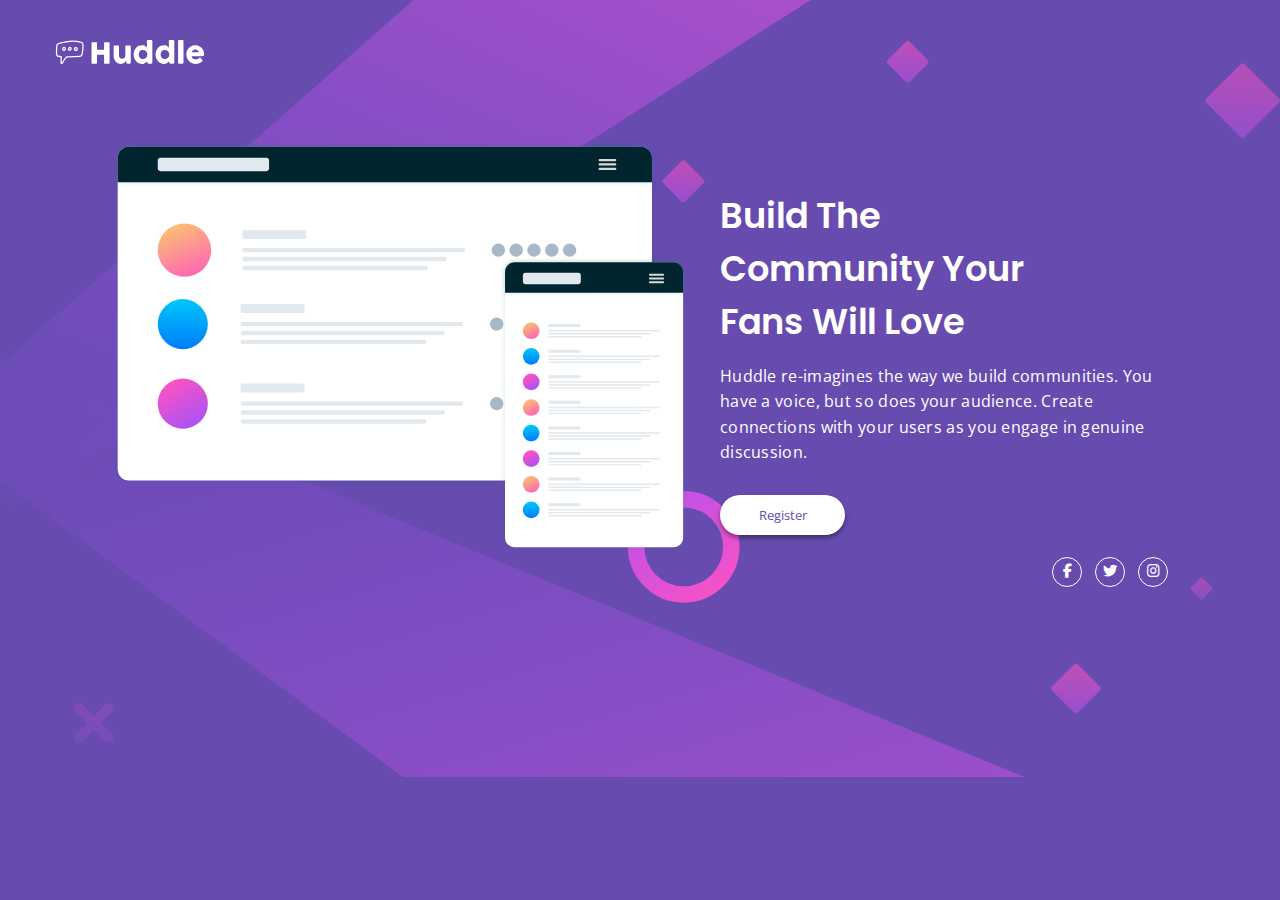
<file: projects/huddle-landing-page-with-single-introductory-section-master/index.html>
<!DOCTYPE html>
<html lang="en">
  <head>
    <meta charset="UTF-8" />
    <meta name="viewport" content="width=device-width, initial-scale=1.0" />
    <!-- displays site properly based on user's device -->

    <link
      rel="icon"
      type="image/png"
      sizes="32x32"
      href="./images/favicon-32x32.png"
    />

    <title>
      Frontend Mentor | Huddle landing page with single introductory section
    </title>
    <link
      rel="stylesheet"
      href="https://cdnjs.cloudflare.com/ajax/libs/font-awesome/6.7.2/css/all.min.css"
      integrity="sha512-Evv84Mr4kqVGRNSgIGL/F/aIDqQb7xQ2vcrdIwxfjThSH8CSR7PBEakCr51Ck+w+/U6swU2Im1vVX0SVk9ABhg=="
      crossorigin="anonymous"
      referrerpolicy="no-referrer"
    />
    <link rel="stylesheet" href="css/style.css">
  </head>
  <body>
    <div class="container">
      <header>
        <img src="images/logo.svg" alt="logo" />
      </header>
      <section>
        <div class="img-container">
          <img src="images/illustration-mockups.svg" alt="img" />
        </div>
        <div class="content-wrapper">
        <div class="content-container">
          <h2 class="poppins-semibold">Build The Community Your Fans Will Love</h2>
          <p>
            Huddle re-imagines the way we build communities. You have a voice,
            but so does your audience. Create connections with your users as you
            engage in genuine discussion.
          </p>
          <button>Register</button>
        </div>
      </div>
      </section>
      <footer>
        <ul>
          <li>
            <a href="">
              <i class="fa-brands fa-facebook-f"></i>
            </a>
          </li>
          <li>
            <a href="">
              <i class="fa-brands fa-twitter"></i>
            </a>
          </li>
          <li>
            <a href="">
              <i class="fa-brands fa-instagram"></i>
            </a>
          </li>
        </ul>
      </footer>
    </div>
  </body>
</html>
</file>
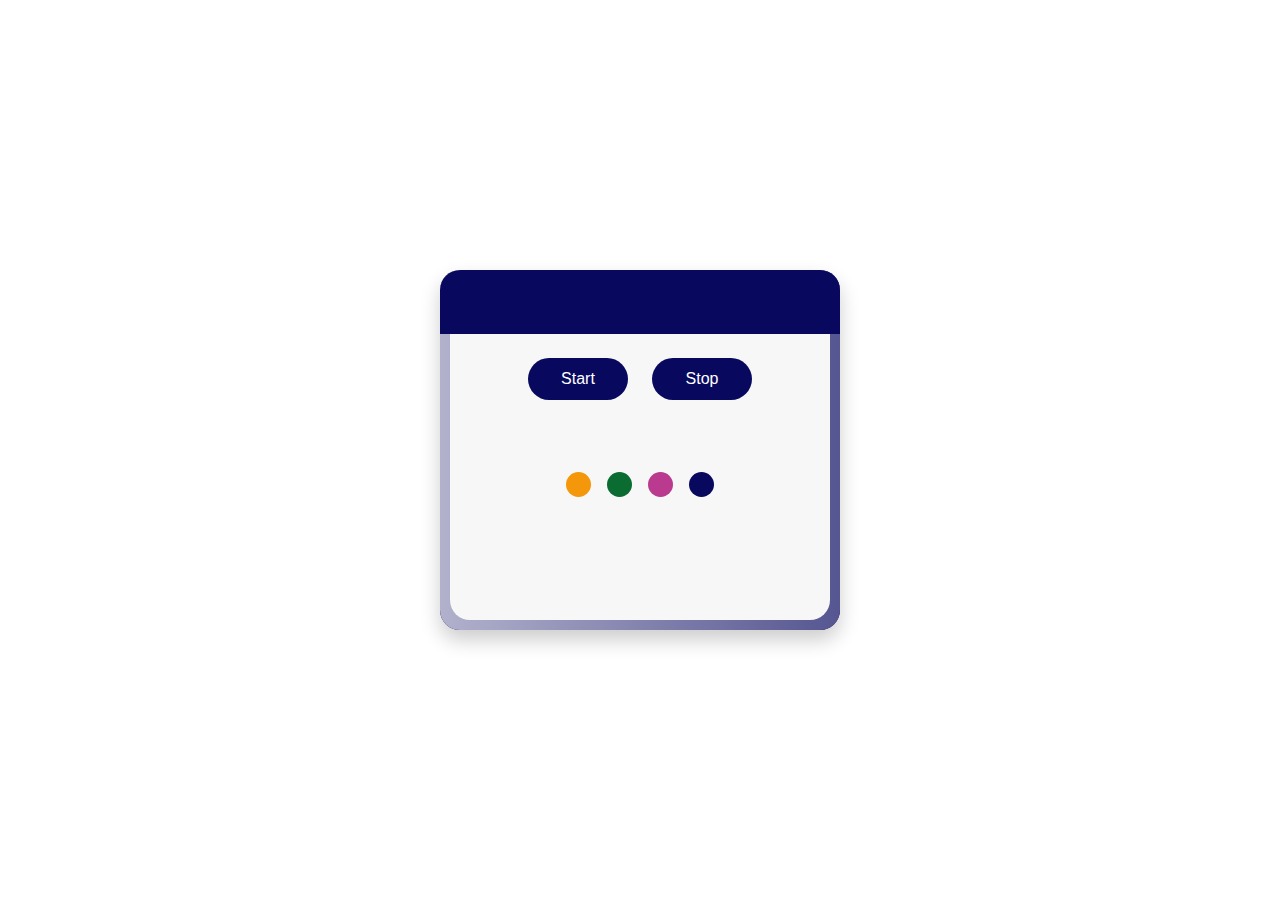
<file: projects/MyDynamicTheme/index.html>
<!DOCTYPE html>
<html lang="en">
<head>
  <meta charset="UTF-8">
  <meta name="viewport" content="width=device-width, initial-scale=1.0">
  <title>Theme Color Clock Card</title>
  <link rel="stylesheet" href="css/style.css">
</head>
<body>
  <div class="parent_container">
    <div class="card">
      <header id="clock"></header>
      <h2 id="date"></h2>
      <div class="btns">
        <button onclick="startClock()">Start</button>
        <button onclick="stopClock()">Stop</button>
      </div>
      <div class="theme-btns">
        <div class="btn btn1"></div>
        <div class="btn btn2"></div>
        <div class="btn btn3"></div>
        <div class="btn btn4"></div>
      </div>
    </div>
  </div>

  <script src="js/clock.js"></script>
  <script src="js/theme_color.js"></script>
</body>
</html>
</file>
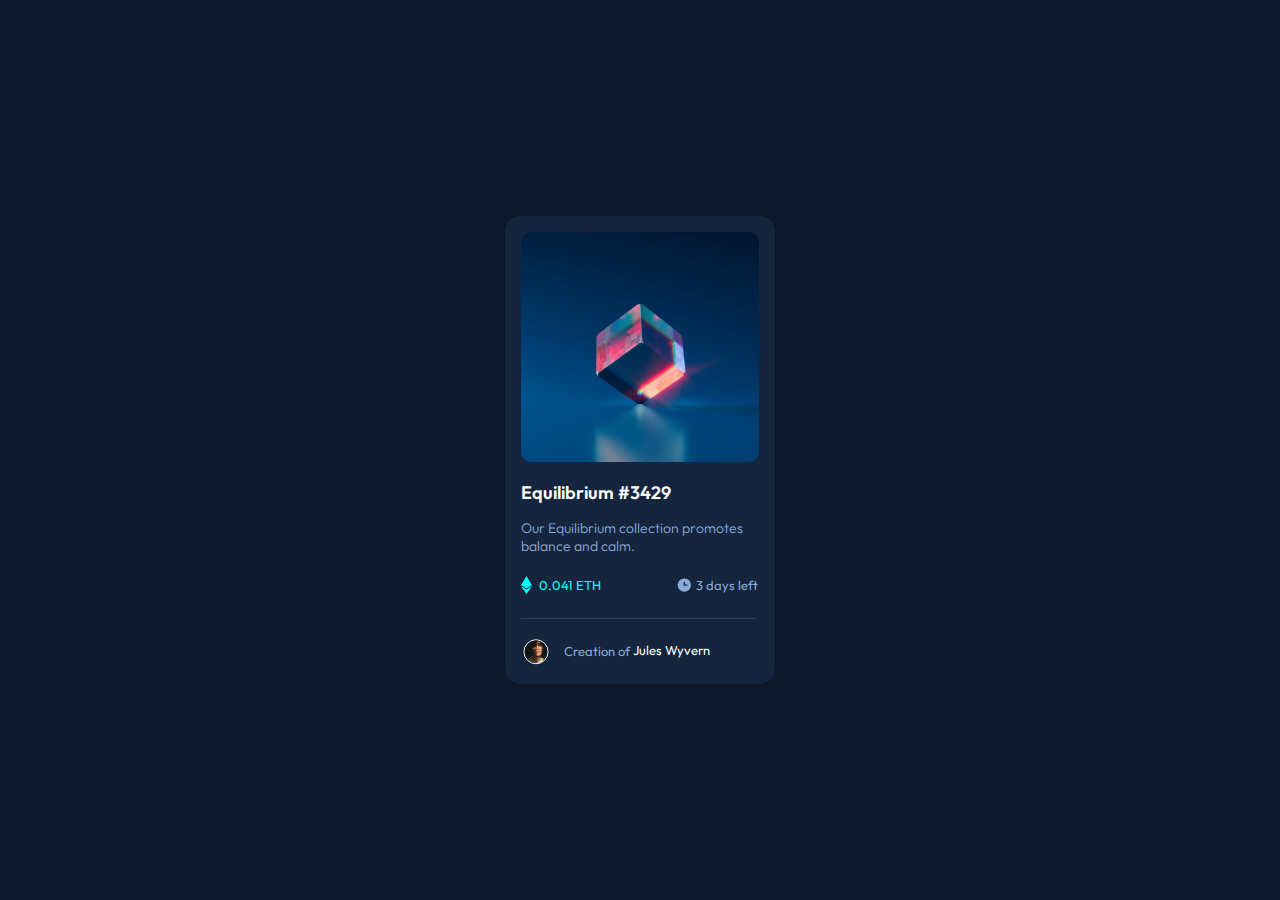
<file: projects/nft-preview-card-component-main/index.html>
<!DOCTYPE html>
<html lang="en">
<head>
  <meta charset="UTF-8">
  <meta name="viewport" content="width=device-width, initial-scale=1.0"> <!-- displays site properly based on user's device -->

  <link rel="icon" type="image/png" sizes="32x32" href="./images/favicon-32x32.png">
  
  <title>Frontend Mentor | NFT preview card component</title>
  <link rel="stylesheet" href="css/style.css">

  <!-- Feel free to remove these styles or customise in your own stylesheet 👍 -->

</head>
<body>

  <div class="card">
    <img src="images/image-equilibrium.jpg" alt="img" class="equ-img">
    <h2>Equilibrium #3429</h2>
    <p>Our Equilibrium collection promotes balance and calm.</p>

    <div class="icon-1">
    
    <svg width="11" height="18" xmlns="http://www.w3.org/2000/svg"><path d="M11 10.216 5.5 18 0 10.216l5.5 3.263 5.5-3.262ZM5.5 0l5.496 9.169L5.5 12.43 0 9.17 5.5 0Z" fill="#00FFF8" class="icon"/></svg>

    <span class="number">0.041 ETH</span>

    </div>

    <div class="icon-2">
    
    <svg width="17" height="17" xmlns="http://www.w3.org/2000/svg"><path d="M8.305 2.007a6.667 6.667 0 1 0 0 13.334 6.667 6.667 0 0 0 0-13.334Zm2.667 7.334H8.305a.667.667 0 0 1-.667-.667V6.007a.667.667 0 0 1 1.334 0v2h2a.667.667 0 0 1 0 1.334Z" fill="#8BACD9"
    class="icon-clock"/></svg>

    <span class="time">3 days left</span>

    </div>

    <div id="horizonal-line"></div>

    <img src="images/image-avatar.png" alt="Avatar" class="avatar">

    <span class="text">Creation of </span>

    <span class="bold-white">Jules Wyvern</span>

  </div>
</body>
</html>
</file>
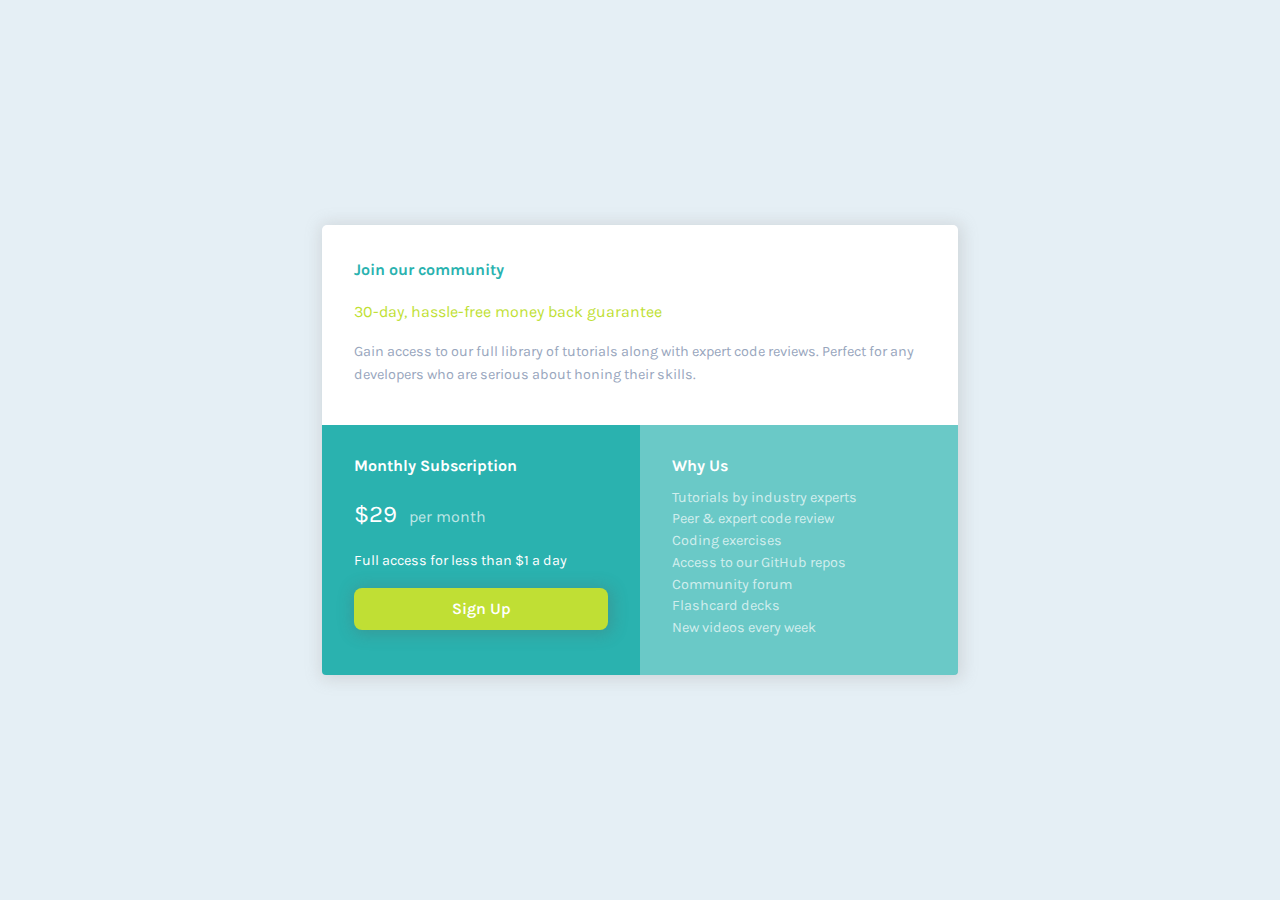
<file: projects/single-price-grid-component-master/index.html>
<!DOCTYPE html>
<html lang="en">
<head>
  <meta charset="UTF-8">
  <meta name="viewport" content="width=device-width, initial-scale=1.0"> <!-- displays site properly based on user's device -->



  <link rel="icon" type="image/png" sizes="32x32" href="./images/favicon-32x32.png">

  <link rel="stylesheet" href="./css/style.css">
  
  <title>Frontend Mentor | Single Price Grid Component</title>

  <!-- Feel free to remove these styles or customise in your own stylesheet 👍 -->
</head>
<body>
<div class="container-wrapper">
  <div class="container">
    <header id="main-header">
      <h4 class="primary">Join our community</h4>
      <p class="secondary">30-day, hassle-free money back guarantee</p>
      <p class="gray small-text">
        Gain access to our full library of tutorials along with expert code reviews. 
        Perfect for any developers who are serious about honing their skills.
      </p>
    </header>

    <section id="price">
      <h4>Monthly Subscription</h4>
      <p><span class="large-text">&dollar;29</span><span class="off-white"> &nbsp per month</span></p>
      <p class="small-text">Full access for less than &dollar;1 a day</p>
      <a class="btn" href="#">Sign Up</a>
    </section>

    <section class="why-us">
      <h4>Why Us</h4>
      <p>Tutorials by industry experts</p>
      <p>Peer &amp; expert code review</p>
      <p>Coding exercises</p>
      <p>Access to our GitHub repos</p>
      <p>Community forum</p>
      <p>Flashcard decks</p>
      <p>New videos every week</p>
    </section>
  </div>
</div>
  
  <!-- <footer>
    <p class="attribution">
      Challenge by <a href="https://www.frontendmentor.io?ref=challenge" target="_blank">Frontend Mentor</a>. 
      Coded by <a href="#">Your Name Here</a>.
    </p>
  </footer> -->
</body>
</html>
</file>
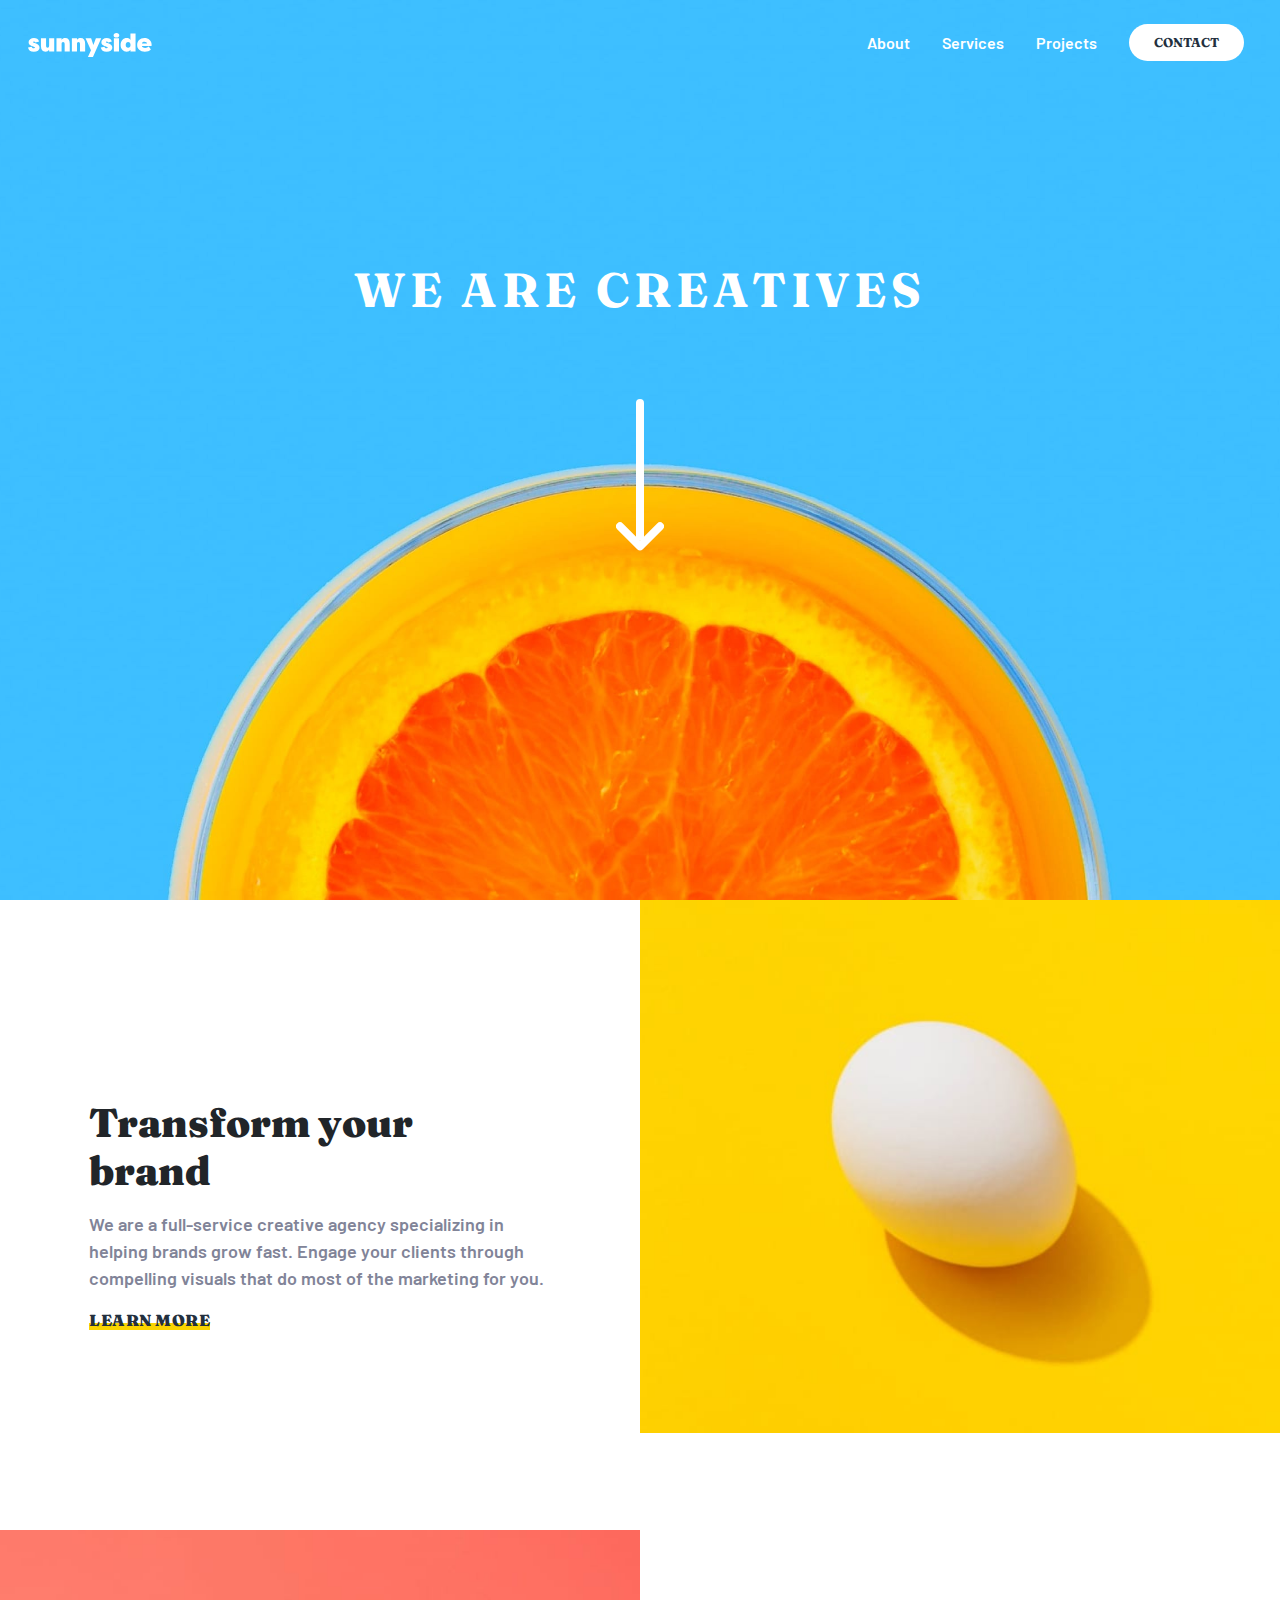
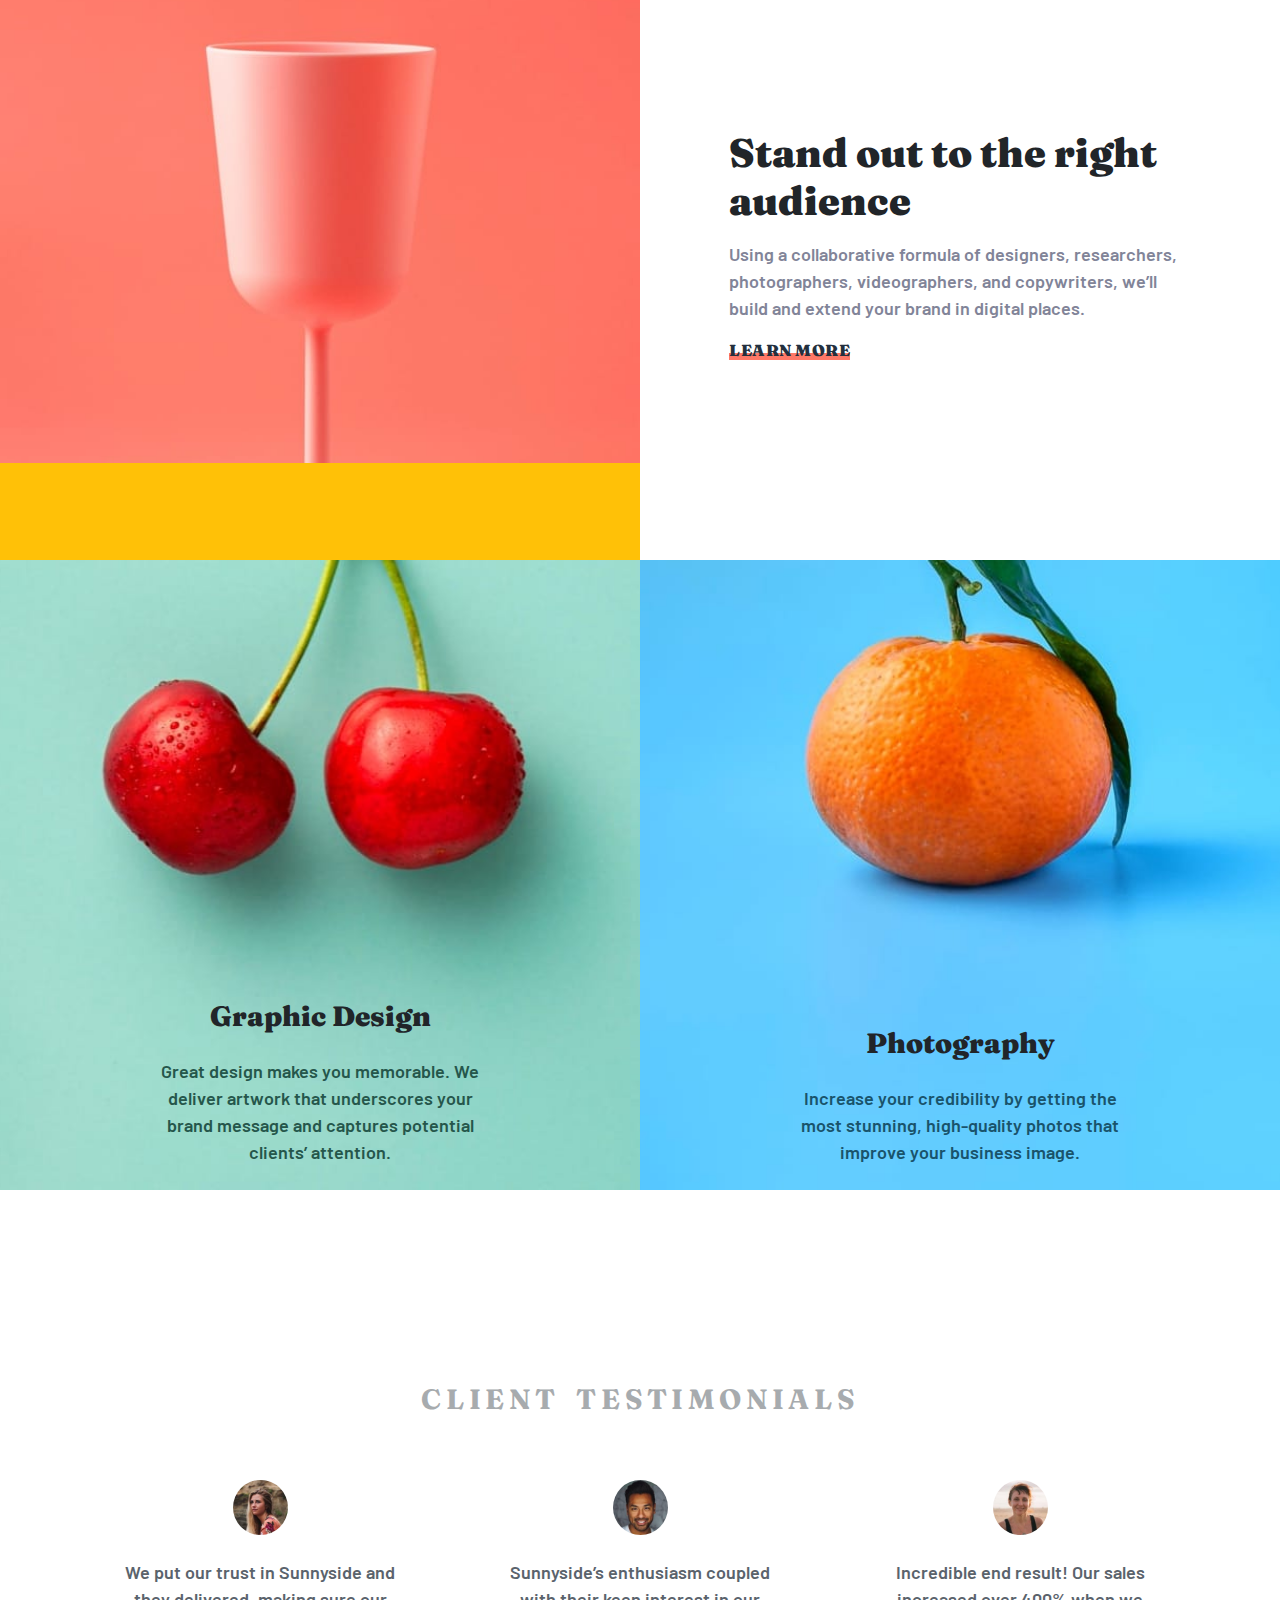
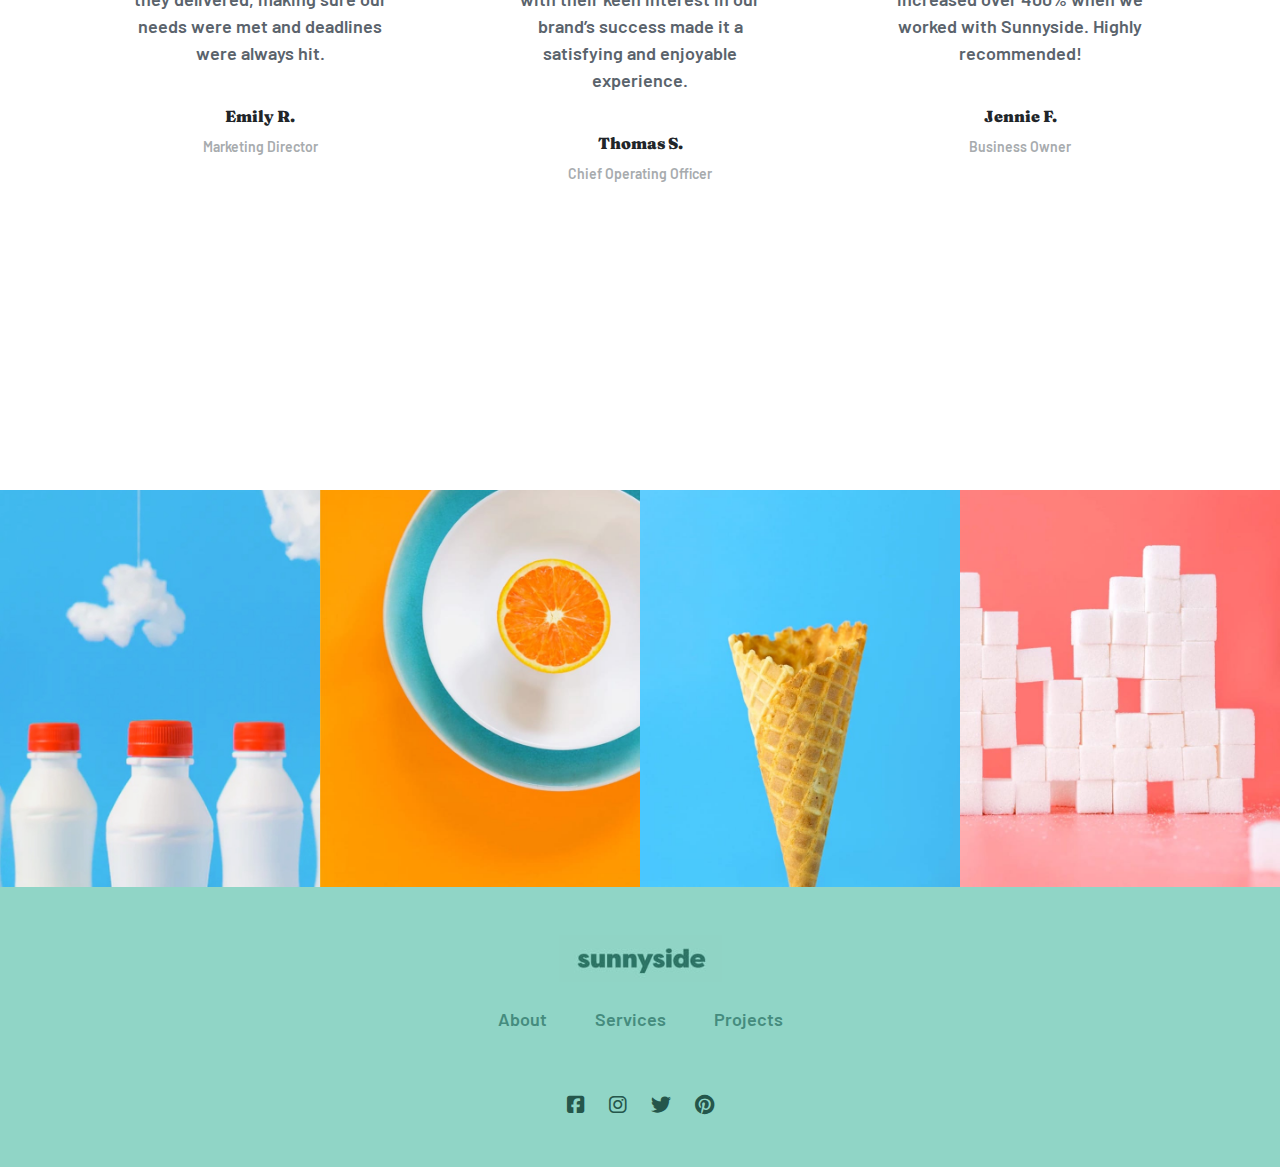
<file: projects/sunnyside-agency-landing-page-main/index.html>
<!DOCTYPE html>
<html lang="en">
  <head>
    <meta charset="UTF-8" />
    <meta name="viewport" content="width=device-width, initial-scale=1.0" />
    <!-- displays site properly based on user's device -->

    <link
      rel="icon"
      type="image/png"
      sizes="32x32"
      href="./images/favicon-32x32.png"
    />

    <title>Frontend Mentor | Sunnyside agency landing page</title>
    <link
      href="https://cdn.jsdelivr.net/npm/bootstrap@5.3.3/dist/css/bootstrap.min.css"
      rel="stylesheet"
      integrity="sha384-QWTKZyjpPEjISv5WaRU9OFeRpok6YctnYmDr5pNlyT2bRjXh0JMhjY6hW+ALEwIH"
      crossorigin="anonymous"
    />
    <link
      rel="stylesheet"
      href="https://cdnjs.cloudflare.com/ajax/libs/font-awesome/6.7.2/css/all.min.css"
      integrity="sha512-Evv84Mr4kqVGRNSgIGL/F/aIDqQb7xQ2vcrdIwxfjThSH8CSR7PBEakCr51Ck+w+/U6swU2Im1vVX0SVk9ABhg=="
      crossorigin="anonymous"
      referrerpolicy="no-referrer"
    />

    <link rel="stylesheet" href="https://cdnjs.cloudflare.com/ajax/libs/font-awesome/6.5.0/css/all.min.css">

    <link rel="stylesheet" href="css/style.css" />
  </head>
  <body>
    <!--<nav
      class="navbar position-absolute top-0 w-100 navbar-expand-lg bg-transparent mt-2 px-3"
    >
      <div class="container-fluid">
        <a class="navbar-brand" href="#">
          <img src="images/logo.svg" alt="logo" />
        </a>
        <button
          class="navbar-toggler"
          type="button"
          data-bs-toggle="collapse"
          data-bs-target="#navbarSupportedContent"
          aria-controls="navbarSupportedContent"
          aria-expanded="false"
          aria-label="Toggle navigation"
        >
          <span class="navbar-toggler-icon"></span>
        </button>
        <div
          class="collapse navbar-collapse flex-grow-0"
          id="navbarSupportedContent links-list mobile-menu"
        >
          <ul class="navbar-nav align-items-center gap-3 me-auto mb-2 mb-lg-0">
            <li class="nav-item">
              <a class="nav-link text-white" aria-current="page" href="#"
                >About</a
              >
            </li>
            <li class="nav-item">
              <a class="nav-link text-white" href="#">Services</a>
            </li>

            <li class="nav-item">
              <a class="nav-link text-white">Projects</a>
            </li>

            <li class="nav-item">
              <a class="nav-link">
                <button
                  class="contact-btn fraunces-bold rounded-pill text-uppercase btn  py-2"
                >
                  Contact
                </button>
              </a>
            </li>
          </ul>
        </div>
      </div>
    </nav>-->
    <nav class="navbar position-absolute top-0 w-100 navbar-expand-lg bg-transparent mt-2 px-3">
      <div class="container-fluid">
        <a class="navbar-brand text-white" href="#">
          <img src="images/logo.svg" alt="logo" />
        </a>
        <button class="navbar-toggler" type="button" data-bs-toggle="collapse" data-bs-target="#navbarSupportedContent" aria-controls="navbarSupportedContent" aria-expanded="false" aria-label="Toggle navigation">
          <span class="navbar-toggler-icon"></span>
        </button>
        <div class="collapse navbar-collapse flex-grow-0 mobile-menu" id="navbarSupportedContent">
          <ul class="navbar-nav align-items-center gap-3 me-auto mb-2 mb-lg-0">
            <li class="nav-item">
              <a class="nav-link text-white" href="#">About</a>
            </li>
            <li class="nav-item">
              <a class="nav-link text-white" href="#">Services</a>
            </li>
            <li class="nav-item">
              <a class="nav-link text-white">Projects</a>
            </li>
            <li class="nav-item">
              <a class="nav-link text-white">
                <button class="contact-btn fraunces-bold rounded-pill text-uppercase btn  py-lg-2 py-3 px-4">Contact</button>
              </a>
            </li>
          </ul>
        </div>
      </div>
    </nav>
    
    
    <section class="hero-section container-fluid">
      <div class="text-center pt-5">
        <h1 class="pt-4 text-uppercase fraunces-bold text-white">
          We are creatives
        </h1>
        <img src="images/icon-arrow-down.svg" alt="img" />
      </div>
    </section>
    <section class="container-fluid">
      <div class="row transform-container">
        <div class="col-lg-6 d-flex justify-content-center align-items-center content-box">
          <div class="w-75 content-wrapper">
            <h2 class="fraunces-extra-bold w-75 fs-1 mb-lg-2">Transform your brand</h2>
            <p class="my-3 w-100">
              We are a full-service creative agency specializing in helping
              brands grow fast. Engage your clients through compelling visuals
              that do most of the marketing for you.
            </p>
            <a
              href="#"
              class="learn-more1 text-uppercase text-decoration-none fraunces-extra-bold position-relative d-inline-block"
              >Learn more</a
            >
          </div>
        </div>
        <div class="col-lg-6 px-0 img-box">
          <img
            src="images/desktop/image-transform.jpg"
            class="img-fluid d-none d-lg-block object-fit-cover w-100"
            alt="transform"
          />
          <img
            src="images/mobile/image-transform.jpg"
            class="img-fluid d-lg-none"
            alt="transform"
          />
        </div>
      </div>
      <div class="row audience-container">
        <div class="col-lg-6 bg-warning px-0">
          <img
            src="images/desktop/image-stand-out.jpg"
            class="img-fluid d-none d-lg-block object-fit-cover w-100"
            alt="stand-out"
          />
          <img
            src="images/mobile/image-stand-out.jpg"
            class="img-fluid d-lg-none w-100"
            alt="stand-out"
          />
        </div>
        <div class="col-lg-6 d-flex justify-content-center align-items-center content-box">
          <div class="w-75 content-wrapper">
            <h2 class="fraunces-extra-bold w-100 fs-1 mb-lg-2">
              Stand out to the right audience
            </h2>
            <p class="my-3">
              Using a collaborative formula of designers, researchers,
              photographers, videographers, and copywriters, we’ll build and
              extend your brand in digital places.
            </p>
            <a
              href="#"
              class="learn-more2 text-uppercase text-decoration-none fraunces-extra-bold position-relative d-inline-block"
              >Learn more</a
            >
          </div>
        </div>
      </div>
      <div class="row">
        <div
          class="col-lg-6 graphic-container d-flex justify-content-center align-items-end"
        >
          <div class="w-75 text-center content-box">
            <h2 class="fraunces-extra-bold text-capitalize fs-3 pb-3">
              Graphic design
            </h2>
            <p class="pb-4  w-75 m-auto">
              Great design makes you memorable. We deliver artwork that
              underscores your brand message and captures potential clients’
              attention.
            </p>
          </div>
        </div>
        <div
          class="col-lg-6 photography-container d-flex justify-content-center align-items-end"
        >
          <div class="w-75 text-center content-box">
            <h2 class="fraunces-extra-bold text-capitalize fs-3 pb-3">
              Photography
            </h2>
            <p class="pb-4 w-75 m-auto">
              Increase your credibility by getting the most stunning,
              high-quality photos that improve your business image.
            </p>
          </div>
        </div>
      </div>
    </section>
    <section class="container client-section d-flex align-items-center">
      <div class="mb-5">
        <h3 class="text-center text-uppercase client-text fraunces-bold">Client testimonials</h3>
        <div class="row">
          <div class="col-lg-4 p-lg-5 p-5">
            <div class="text-center">
              <img
                src="images/image-emily.jpg"
                class="img-fluid rounded-circle w-25 p-2"
                alt="Emily R."
              />
              <p class="description pt-3 pb-4">
                We put our trust in Sunnyside and they delivered, making sure
                our needs were met and deadlines were always hit.
              </p>
              <div class="detail">
                <h5 class="fraunces-extra-bold fs-6">Emily R.</h5>
                <p class="fs-6"><small>Marketing Director</small></p>
              </div>
            </div>
          </div>
          <div class="col-lg-4 p-lg-5 pb-5">
            <div class="text-center">
              <img
                src="images/image-thomas.jpg"
                class="img-fluid rounded-circle w-25 p-2"
                alt="Thomas S."
              />
              <p class="description pt-3 pb-4">
                Sunnyside’s enthusiasm coupled with their keen interest in our brand’s success made it a satisfying and enjoyable experience.
              </p>
              <div class="detail">
                <h5 class="fraunces-extra-bold fs-6">Thomas S.</h5>
                <p class="fs-6"><small>Chief Operating Officer</small></p>
              </div>
            </div>
          </div>
          <div class="col-lg-4 p-lg-5 pb-4">
            <div class="text-center">
              <img
                src="images/image-jennie.jpg"
                class="img-fluid rounded-circle w-25 p-2"
                alt="Jennie F."
              />
              <p class="description pt-3 pb-4">
                Incredible end result! Our sales increased over 400% when we worked with Sunnyside. Highly recommended!
              </p>
              <div class="detail">
                <h5 class="fraunces-extra-bold fs-6">Jennie F.</h5>
                <p class="fs-6"><small>Business Owner</small></p>
              </div>
            </div>
          </div>
        </div>
      </div>
    </section>

    <section class="images-container">
      <div>
        <div class="container-fluid">
          <div class="row">
            <div class="col-lg-3 col-6 px-0">
              <img src="images/desktop/image-gallery-milkbottles.jpg" alt="milkbottles" class="h-100 w-100 m-0">
            </div>
            <div class="col-lg-3 col-6 px-0">
              <img src="images/desktop/image-gallery-orange.jpg" alt="orange" class="h-100 w-100 m-0">
            </div>
            <div class="col-lg-3 col-6 px-0">
              <img src="images/desktop/image-gallery-cone.jpg" alt="cone" class="h-100 w-100 m-0">
            </div>
            <div class="col-lg-3 col-6 px-0">
              <img src="images/desktop/image-gallery-sugarcubes.jpg" alt="sugarcubes" class="h-100 w-100 m-0">
            </div>
          </div>
        </div>
      </div>
    </section>

    <footer class="container-fluid footer-container my-0 mx-auto">
      <div class="row">
        <div class="col-lg-12">
          <div class="img-logo d-flex justify-content-center align-items-center mt-4">
          <img src="images/logo(self).png" alt="logo" class="mt-4">
        </div>
          <div class="infos  d-flex justify-content-center align-items-center gap-5 mt-4 pb-2 mb-5">
            <span>About</span>
            <span>Services</span>
            <span>Projects</span>
          </div>
          <div class="contact-icons mb-5">
            <ul class="list-unstyled d-flex justify-content-center align-items-center gap-4 fs-5">
              <li><i class="fa-brands fa-square-facebook"></i></li>
              <li><i class="fa-brands fa-instagram"></i></li>
              <li><i class="fa-brands fa-twitter"></i></li>
              <li><i class="fa-brands fa-pinterest"></i></li>
            </ul>
          </div>
        </div>
      </div>
    </footer>

    <script
      src="https://cdn.jsdelivr.net/npm/bootstrap@5.3.3/dist/js/bootstrap.bundle.min.js"
      integrity="sha384-YvpcrYf0tY3lHB60NNkmXc5s9fDVZLESaAA55NDzOxhy9GkcIdslK1eN7N6jIeHz"
      crossorigin="anonymous"
    ></script>

    
  </body>
</html>
</file>
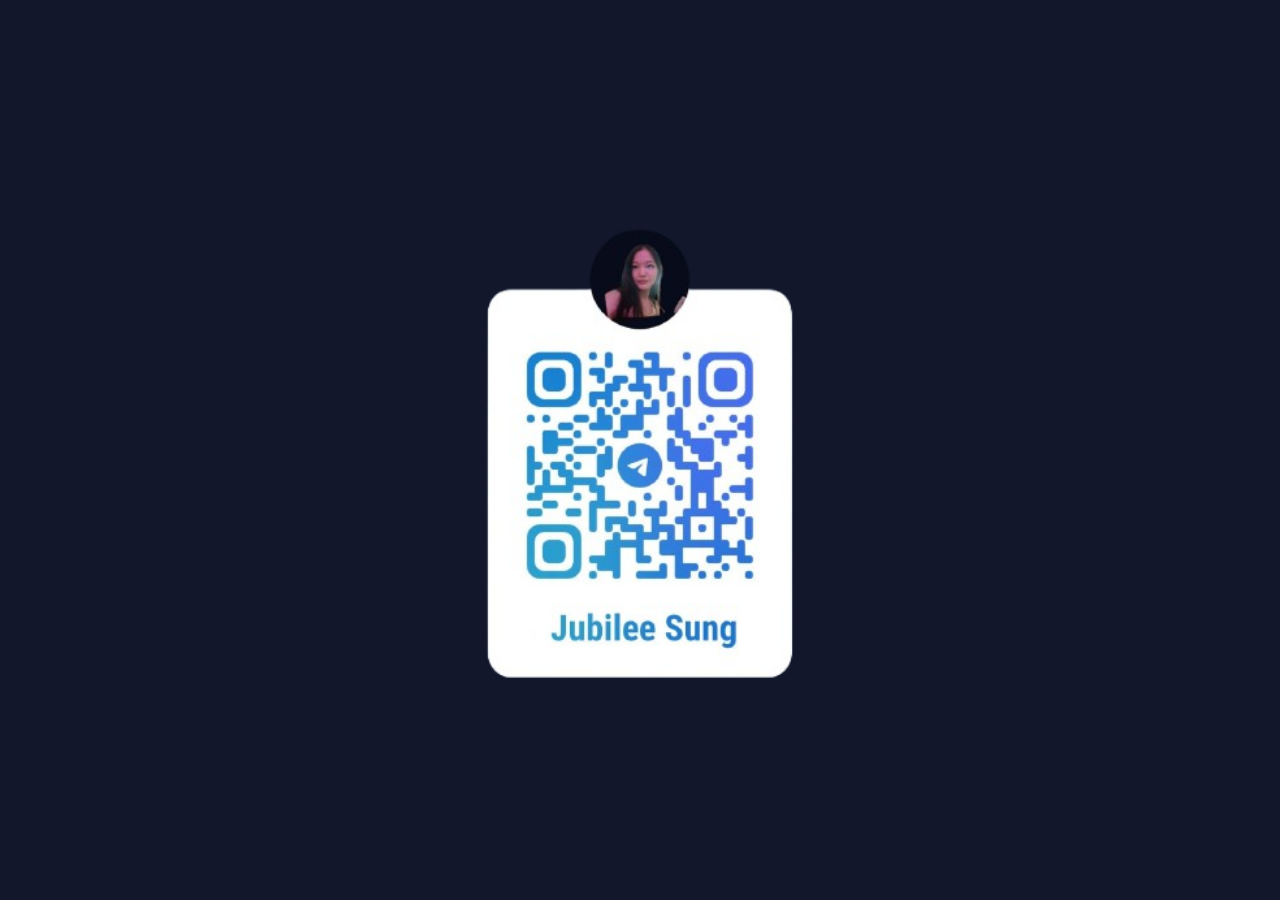
<file: My portfolio/telegram_scan.html>
<!DOCTYPE html>
<html lang="en">
<head>
  <meta charset="UTF-8">
  <meta name="viewport" content="width=device-width, initial-scale=1.0">
  <title>Telegram scan</title>
  <style>
    *{
      padding: 0;
      margin: 0;
      box-sizing: border-box;
    }
    body{
      background-color: #12172B;
    }
    .img-container{
      position: relative;
      min-width: 100vw;
      display: flex;
      justify-content: center;
      align-items: center;
      padding: 0 3rem;
    }
    img{
      object-fit: contain;
      height: 44vw;
    }
    @media(max-width: 1400px){
      img{
        height: 100vh;
      }
    }
  </style>
</head>
<body>
  <div class="img-container">
    <img src="/My portfolio/assets/images/imgs/telegram_scan-removebg-preview.png" alt="telegram-scan">
  </div>
</body>
</html>
</file>
<file: My portfolio/assets/css/style.css>
@font-face {
  font-family: "Poppins-light";
  src: url("../font/Poppins/Poppins-Light.ttf");
}
@font-face {
  font-family: "Poppins-regular";
  src: url("../font/Poppins/Poppins-Regular.ttf");
}
@font-face {
  font-family: "Poppins-medium";
  src: url("../font/Poppins/Poppins-Medium.ttf");
}
@font-face {
  font-family: "Poppins-semiBold";
  src: url("../font/Poppins/Poppins-SemiBold.ttf");
}
@font-face {
  font-family: "Poppins-bold";
  src: url("../font/Poppins/Poppins-Bold.ttf");
}
@font-face {
  font-family: "Poppins-extraBold";
  src: url("../font/Poppins/Poppins-ExtraBold.ttf");
}
* {
  padding: 0;
  margin: 0;
  box-sizing: border-box;
  font-family: "Poppins", sans-serif;
  text-decoration: none;
  border: none;
  outline: none;
  scroll-behavior: smooth;
}

/*#2D91C2 #2F9BCE*/
html {
  font-size: 62.5%;
}

body {
  background-color: #080C1A;
  color: #BFC9DA;
}

/* Universal button style */
.btn-box {
  position: relative;
  display: flex;
  justify-content: space-between;
  width: 34.5rem;
  height: 5rem;
}
.btn-box .btn {
  position: relative;
  display: inline-flex; /*can put jc and ai center in children */
  justify-content: center;
  align-items: center;
  width: 15rem;
  height: 100%;
  background-color: #3D7ECF;
  border: 3.2px solid #3D7ECF;
  border-radius: 0.8rem;
  font-size: 1.8rem;
  font-family: Poppins-semiBold;
  letter-spacing: 0.1rem;
  color: #080C1A;
  z-index: 1;
  overflow: hidden;
  transform: 0.5s;
}
.btn-box .btn:hover {
  color: #3D7ECF;
}
.btn-box .btn:nth-child(2) {
  background-color: transparent;
  color: #3D7ECF;
}
.btn-box .btn:nth-child(2):hover {
  color: #080C1A;
}
.btn-box .btn:nth-child(2)::before {
  background-color: #3D7ECF;
}
.btn-box .btn::before {
  content: "";
  position: absolute;
  top: 0;
  left: 0;
  width: 0;
  height: 100%;
  background-color: #080C1A;
  z-index: -1;
  transition: 0.5s;
}
.btn-box .btn:hover::before {
  width: 100%;
}

/* Universal heading style */
.heading {
  font-size: 5rem;
  margin-bottom: 3rem;
  text-align: center;
}

span {
  color: #3D7ECF;
}

.heading, span {
  font-family: Poppins-bold;
}

/*Header design*/
.header {
  position: fixed;
  top: 0;
  left: 0;
  width: 100%;
  padding: 2rem 9%;
  background: transparent;
  -webkit-backdrop-filter: blur(10px);
          backdrop-filter: blur(10px);
  display: flex;
  justify-content: space-between;
  align-items: center;
  z-index: 100;
  transition: 0.3s;
}
.header.sticky {
  background: linear-gradient(transparent, #080C1A);
  -webkit-backdrop-filter: blur(20px);
          backdrop-filter: blur(20px);
}
.header .logo {
  font-size: 2.5rem;
  color: #BFC9DA;
  font-family: Poppins-semiBold;
  transition: 0.3s;
}
.header .logo:hover {
  text-decoration: none;
  transform: scale(1.15);
}
.header .navbar a {
  font-size: 1.7rem;
  color: #BFC9DA;
  font-family: Poppins-medium;
  margin-left: 3.5rem;
  transition: 0.3s ease;
}
.header .navbar a:hover {
  color: #3D7ECF;
  text-decoration: none;
  /*transform: scale(1.05);*/
}
.header .navbar a:active {
  color: #3D7ECF;
  text-decoration: none;
}
.header #menu-icon {
  font-size: 3.6rem;
  color: #BFC9DA;
  cursor: pointer;
  visibility: hidden;
}

/* Universal section alignment */
section {
  min-height: 100vh;
  padding: 10rem 9% 2rem;
}

/* Home design */
.home {
  display: flex;
  align-items: center;
  padding: 0 9%;
  background-image: url("/My portfolio/assets/images/img-4.png");
  background-repeat: no-repeat;
  background-position: cover;
  background-position: center;
}
.home .home-content {
  max-width: 60rem;
  z-index: 99;
}
.home .home-content h1 {
  font-size: 5.6rem;
  font-family: Poppins-medium;
  line-height: 1.3;
}
.home .home-content h1 span {
  color: #3D7ECF;
}
.home .home-content .text-animate {
  position: relative;
  width: 32.8rem;
}
.home .home-content .text-animate h3 {
  font-size: 3.2rem;
  font-family: Poppins-bold;
  color: transparent;
  -webkit-text-stroke: 1px #3D7ECF;
}
.home .home-content p {
  font-size: 1.6rem;
  margin: 2rem 0 4rem;
  line-height: 2.5rem; /*optional*/
}
.home .home-content .btn-box {
  position: relative;
  display: flex;
  justify-content: space-between;
  width: 34.5rem;
  height: 5rem;
}
.home .home-content .btn-box .btn {
  position: relative;
  display: inline-flex; /*can put jc and ai center in children */
  justify-content: center;
  align-items: center;
  width: 15rem;
  height: 100%;
  background-color: #3D7ECF;
  border: 3.2px solid #3D7ECF;
  border-radius: 0.8rem;
  font-size: 1.8rem;
  font-family: Poppins-semiBold;
  letter-spacing: 0.1rem;
  color: #080C1A;
  z-index: 1;
  overflow: hidden;
  transform: 0.5s;
}
.home .home-content .btn-box .btn:hover {
  color: #3D7ECF;
}
.home .home-content .btn-box .btn:nth-child(2) {
  background-color: transparent;
  color: #3D7ECF;
}
.home .home-content .btn-box .btn:nth-child(2):hover {
  color: #080C1A;
}
.home .home-content .btn-box .btn:nth-child(2)::before {
  background-color: #3D7ECF;
}
.home .home-content .btn-box .btn::before {
  content: "";
  position: absolute;
  top: 0;
  left: 0;
  width: 0;
  height: 100%;
  background-color: #080C1A;
  z-index: -1;
  transition: 0.5s;
}
.home .home-content .btn-box .btn:hover::before {
  width: 100%;
}
.home .home-icons {
  position: absolute;
  bottom: 4rem;
  display: flex;
  justify-content: space-between;
  gap: 2rem;
}
.home .home-icons a {
  position: relative;
  display: inline-flex;
  justify-content: center;
  align-items: center;
  width: 40px;
  height: 40px;
  background-color: transparent;
  border: 0.2rem solid #3D7ECF;
  border-radius: 50%;
  font-size: 1.5rem;
  color: #3D7ECF;
  z-index: 1;
  overflow: hidden;
}
.home .home-icons a:hover {
  color: #080C1A;
}
.home .home-icons a::before {
  content: "";
  position: absolute;
  top: 0;
  left: 0;
  width: 0;
  height: 100%;
  background-color: #3D7ECF;
  z-index: -1;
  transition: 0.5s;
}
.home .home-icons a:hover::before {
  width: 100%;
}
.home .home-imgHover {
  position: absolute;
  top: 0;
  right: 0;
  width: 45%;
  height: 100%;
  background-color: transparent;
  /*border: 2px solid red;*/
  background: #080C1A;
  /*opacity: 0.45;*/
  opacity: 0.2;
}

/* About design */
.about {
  display: flex;
  justify-content: center;
  align-items: center;
  flex-direction: column;
  gap: 2rem;
  background-color: #12172B;
  padding-bottom: 6rem;
}
.about .heading {
  font-size: 5rem;
  margin-bottom: 3rem;
  text-align: center;
}
.about span {
  color: #3D7ECF;
}
.about .heading, .about span {
  font-family: Poppins-bold;
}
.about .about-img {
  position: relative;
  display: flex;
  justify-content: center;
  align-items: center;
  width: 30rem;
  height: 30rem;
}
.about .about-img img {
  width: 22.5rem;
  border-radius: 50%;
  border: 0.3rem solid #3D7ECF;
  opacity: 0.6;
  z-index: 1;
  -o-object-fit: contain;
     object-fit: contain;
}
.about .about-img .circle-spin {
  position: absolute;
  top: 0%;
  left: 0%;
  transform: translate(-50%, -50%), rotate(0);
  width: 100%;
  height: 100%;
  border-radius: 50%;
  border-top: 0.3rem solid #12172B;
  border-bottom: 0.3rem solid #12172B;
  border-left: 0.3rem solid #3D7ECF;
  border-right: 0.3rem solid #3D7ECF;
  /*background-color: $bg-color;
  opacity: 0.5;*/
}
.about .about-content {
  text-align: center;
}
.about .about-content h3 {
  font-size: 2.6rem;
  font-family: Poppins-bold;
}
.about .about-content p {
  font-size: 1.6rem;
  margin: 2rem 0 3rem;
}
.about .about-content .btn-box {
  margin: 0 auto;
}
.about .about-content .btn-box .btn {
  margin: 0 auto;
}

/* Education design */
.education {
  padding-bottom: 4rem;
}
.education .education-wrapper .education-container {
  display: flex;
  flex-wrap: wrap;
  gap: 5rem;
}
.education .education-wrapper .education-container .education-column {
  flex: 1 1 40rem;
}
.education .education-wrapper .education-container .education-info {
  display: flex;
  flex-direction: column;
  flex-wrap: wrap;
  gap: 1rem;
}
.education .education-wrapper .education-container .education-info .title {
  font-size: 2.5rem;
  margin: 0 0 1.5rem 2rem;
  font-family: Poppins-semiBold;
}
.education .education-wrapper .education-container .education-info .education-box {
  border-left: 0.2rem solid #3D7ECF;
}
.education .education-wrapper .education-container .education-info .education-box .education-content {
  position: relative;
  padding-left: 2rem;
}
.education .education-wrapper .education-container .education-info .education-box .education-content::before {
  content: "";
  position: absolute;
  top: 0;
  left: -1.1rem;
  width: 2rem;
  height: 2rem;
  background: #3D7ECF;
  border-radius: 50%;
}
.education .education-wrapper .education-container .education-info .education-box .education-content .content {
  position: relative;
  padding: 1.5rem;
  border: 0.2rem solid #3D7ECF;
  border-radius: 0.6rem;
  margin-bottom: 2rem;
}
.education .education-wrapper .education-container .education-info .education-box .education-content .content::before {
  content: "";
  position: absolute;
  top: 0;
  left: 0;
  width: 0;
  height: 100%;
  background-color: #12172B;
  z-index: -1;
  transition: 1s;
}
.education .education-wrapper .education-container .education-info .education-box .education-content .content:hover::before {
  content: "";
  position: absolute;
  top: 0;
  left: 0;
  width: 100%;
  height: 100%;
  background-color: #12172B;
  z-index: -1;
}
.education .education-wrapper .education-container .education-info .education-box .education-content .content .year {
  font-size: 1.5rem;
  color: #3D7ECF;
  padding-bottom: 0.5rem;
}
.education .education-wrapper .education-container .education-info .education-box .education-content .content .year i {
  margin-right: 0.5rem;
}
.education .education-wrapper .education-container .education-info .education-box .education-content .content h3 {
  font-size: 2rem;
  font-family: Poppins-semiBold;
}
.education .education-wrapper .education-container .education-info .education-box .education-content .content p {
  font-size: 1.6rem;
  padding-top: 0.5rem;
}
.education .education-wrapper .education-container .education-certificate {
  display: flex;
  flex-direction: column;
  gap: 1rem;
}
.education .education-wrapper .education-container .education-certificate .title {
  font-size: 2.5rem;
  margin: 0 0 1.5rem 2rem;
  font-family: Poppins-semiBold;
}
.education .education-wrapper .education-container .education-certificate .img-box {
  border-left: 0.2rem solid #3D7ECF;
}
.education .education-wrapper .education-container .education-certificate .img-box .img-content {
  position: relative;
  padding-left: 2rem;
}
.education .education-wrapper .education-container .education-certificate .img-box .img-content::before {
  content: "";
  position: absolute;
  top: 0;
  left: -1.1rem;
  width: 2rem;
  height: 2rem;
  background: #3D7ECF;
  border-radius: 50%;
}
.education .education-wrapper .education-container .education-certificate .img-box .img-content .img {
  padding: 1.5rem;
  border: 0.2rem solid #3D7ECF;
  border-radius: 0.6rem;
  margin-bottom: 2rem;
}
.education .education-wrapper .education-container .education-certificate .img-box .img-content .img .image {
  background-image: url("/My portfolio/assets/images/result-removebg-preview.png");
  background-repeat: no-repeat;
  background-size: contain;
  background-position: center;
  height: 37rem;
  transition: 0.3s ease;
}
.education .education-wrapper .education-container .education-certificate .img-box .img-content .img .image:hover {
  box-shadow: 0 0 25px #3D7ECF, 0 0 50px #3D7ECF;
  transform: scale(1.02);
}

/* Skills design */
.skills {
  min-height: auto;
  /*padding-bottom: 24rem;*/
  min-height: 100vh;
  background: #12172B;
  display: flex;
  flex-direction: column;
  justify-content: center;
  padding-top: 0;
}
.skills .wrapper {
  height: 100%;
  margin-bottom: 6rem;
}
.skills .wrapper .heading {
  padding-bottom: 3rem;
}
.skills .wrapper .skills-row {
  display: flex;
  flex-wrap: wrap;
  gap: 5rem;
}
.skills .wrapper .skills-row .skills-column {
  flex: 1 1 40rem;
}
.skills .wrapper .skills-row .skills-column .skills-box .skills-content {
  position: relative;
  border: 0.2rem solid #3D7ECF;
  border-radius: 0.6rem;
  padding: 0.8rem 1.5rem 0.5rem;
  z-index: 1;
  overflow: hidden;
}
.skills .wrapper .skills-row .skills-column .skills-box .skills-content::before {
  content: "";
  position: absolute;
  top: 0;
  left: 0;
  width: 0;
  height: 100%;
  background-color: #080C1A;
  opacity: 0.5;
  z-index: -1;
  transition: 1.5s;
}
.skills .wrapper .skills-row .skills-column .skills-box .skills-content:hover::before {
  width: 100%;
}
.skills .wrapper .skills-row .skills-column .skills-box .skills-content .progress-container {
  padding: 1rem 0;
}
.skills .wrapper .skills-row .skills-column .skills-box .skills-content .progress-container h3 {
  font-size: 1.7rem;
  display: flex;
  justify-content: space-between;
}
.skills .wrapper .skills-row .skills-column .skills-box .skills-content .progress-container h3 span {
  color: #BFC9DA;
}
.skills .wrapper .skills-row .skills-column .skills-box .skills-content .progress-container .bar {
  height: 2.5rem;
  border-radius: 0.6rem;
  border: 0.2rem solid #3D7ECF;
  padding: 0.5rem;
  margin: 1rem 0;
}
.skills .wrapper .skills-row .skills-column .skills-box .skills-content .progress-container .bar span {
  display: block;
  height: 100%;
  border-radius: 0.3rem;
  background: #3D7ECF;
}
.skills .wrapper .skills-row .skills-column .skills-box .skills-content .progress-container .bar .html {
  width: 85%;
}
.skills .wrapper .skills-row .skills-column .skills-box .skills-content .progress-container .bar .css {
  width: 80%;
}
.skills .wrapper .skills-row .skills-column .skills-box .skills-content .progress-container .bar .java-script {
  width: 60%;
}
.skills .wrapper .skills-row .skills-column .skills-box .skills-content .progress-container .bar .bootstrap {
  width: 70%;
}
.skills .wrapper .skills-row .skills-column .skills-box .skills-content .progress-container .bar .github {
  width: 50%;
}

/* Projects design */
.projects {
  background-color: #080C1A;
  padding-bottom: 7rem;
}
.projects .projects-box {
  display: flex;
  flex-wrap: wrap;
  row-gap: 7rem;
  display: flex;
  justify-content: space-between;
  margin: 7rem 0 0;
}
.projects .projects-box .project-card {
  display: flex;
  flex-direction: column;
  align-items: center;
  justify-content: center;
  text-align: center;
  background-color: #12172B;
  border: 2px solid #3D7ECF;
  border-radius: 3rem;
  gap: 2rem;
  max-width: 35rem;
  padding: 5rem 2rem;
  overflow: hidden;
  cursor: pointer;
  box-shadow: 0 0 5px #3D7ECF;
  transition: 0.3s ease;
}
.projects .projects-box .project-card:hover {
  box-shadow: 0 0 25px #3D7ECF, 0 0 50px #3D7ECF;
  transform: scale(1.02);
}
.projects .projects-box .project-card img {
  max-width: 19rem;
  border-radius: 2em;
  -o-object-fit: cover;
     object-fit: cover;
}
.projects .projects-box .project-card h3 {
  font-size: 2.5rem;
  font-family: Poppins-bold;
}
.projects .projects-box .project-card p {
  font-size: 1.6rem;
}
.projects .projects-box .project-card .btn-box .btn {
  width: 35%;
  margin: 0 auto;
}

/* Contact design */
.contact {
  min-height: auto;
  padding-bottom: 7rem;
  background: #12172B;
}
.contact form {
  max-width: 70rem;
  margin: 0 auto;
  text-align: center;
}
.contact form input, .contact form textarea {
  width: 100%;
  height: 100%;
  padding: 1.5rem;
  font-size: 1.6rem;
  color: #BFC9DA;
  background: transparent;
  border-radius: 0.6rem;
  border: 0.2rem solid #3D7ECF;
}
.contact form input::-moz-placeholder, .contact form textarea::-moz-placeholder {
  color: #BFC9DA;
}
.contact form input::placeholder, .contact form textarea::placeholder {
  color: #BFC9DA;
}
.contact form .input-box {
  position: relative;
  display: flex;
  justify-content: space-between;
  flex-wrap: wrap;
}
.contact form .input-box .input-field {
  position: relative;
  width: 49%;
  margin: 0.8rem 0;
}
.contact form .textarea-field {
  position: relative;
  margin: 0.8rem 0 2.7rem;
  display: flex;
}
.contact form .textarea-field textarea {
  resize: none;
}
.contact form .btn-box {
  margin: 0 auto;
}
.contact form .btn-box .btn {
  margin: 0 auto;
}

/* Footer design */
.footer {
  display: flex;
  justify-content: space-between;
  align-items: center;
  flex-wrap: wrap;
  padding: 2rem 9%;
  background: #080C1A;
}
.footer .footer-text p {
  font-size: 1.6rem;
}
.footer .footer-icons a {
  position: relative;
  display: inline-flex;
  justify-content: center;
  align-items: center;
  padding: 0.8rem;
  background-color: #3D7ECF;
  border: 0.2rem solid #3D7ECF;
  border-radius: 0.6rem;
  z-index: 1;
  overflow: hidden;
  transition: 0.5s;
}
.footer .footer-icons a:hover {
  text-decoration: none;
}
.footer .footer-icons a:hover i {
  color: #BFC9DA;
}
.footer .footer-icons a::before {
  content: "";
  position: absolute;
  top: 0;
  left: 0;
  width: 0;
  height: 100%;
  background: #12172B;
  z-index: -1;
  transition: 0.5s;
}
.footer .footer-icons a:hover::before {
  width: 100%;
}
.footer .footer-icons a i {
  font-size: 2.4rem;
  color: #080C1A;
  transition: 0.5s;
}

/* BREAKPOINTS */
@media (max-width: 1200px) {
  html {
    font-size: 55%;
  }
}
@media (max-width: 992px) {
  .header {
    padding: 2rem 4%;
  }
  section {
    padding: 10rem 4% 2rem;
  }
  .home {
    padding: 0 4%;
  }
  .footer {
    padding: 2rem 4%;
  }
}
@media (max-width: 768px) {
  .header {
    background: #080C1A;
  }
  .header #menu-icon {
    visibility: visible;
  }
  .header .navbar {
    display: list-item;
    position: absolute;
    top: -500%;
    left: 0;
    width: 100%;
    padding: 1rem 4%;
    background: #080C1A;
    box-shadow: 0 0.5rem 1rem rgba(0, 0, 0, 0.2);
    transition: 0.3s ease;
    transition-delay: 0.3s;
    background: #080C1A;
    z-index: 1;
  }
  .header .navbar.active {
    transition-delay: 0s;
    top: 100%;
  }
  .header .navbar.active a {
    transform: translateX(0);
    transition-delay: 0.3s;
  }
  .header .navbar a {
    display: block;
    font-size: 2rem;
    margin: 3rem 0;
    transform: translateX(-20rem);
  }
  .home .home-imgHover {
    pointer-events: none;
    background-color: #080C1A;
    opacity: 0.7;
  }
}
@media (max-width: 700px) {
  .projects .projects-box {
    justify-content: center;
    gap: 4rem;
  }
}
@media (max-width: 520px) {
  html {
    font-size: 50%;
  }
  .home .home-icons a {
    width: 3.5rem;
    height: 3.5rem;
  }
  .home .home-icons a:hover {
    text-decoration: none;
  }
}
@media (max-width: 462px) {
  .home .home-content h1 {
    font-size: 5.2rem;
  }
  .education {
    padding: 10rem 4% 5rem 5%;
  }
  .contact form .input-box .input-field {
    width: 100%;
  }
  .footer {
    flex-direction: column-reverse;
  }
  .footer p {
    margin-top: 2rem;
    text-align: center;
  }
}
@media (max-width: 371px) {
  .home {
    justify-content: center;
  }
  .home .home-content {
    display: flex;
    align-items: center;
    flex-direction: column;
    text-align: center;
  }
  .home .home-content h1 {
    font-size: 5rem;
  }
}/*# sourceMappingURL=style.css.map */
</file>
<file: projects/contact-page-master/css/style.css>
@import url("https://fonts.googleapis.com/css2?family=Be+Vietnam+Pro:ital,wght@0,100;0,200;0,300;0,400;0,500;0,600;0,700;0,800;0,900;1,100;1,200;1,300;1,400;1,500;1,600;1,700;1,800;1,900&display=swap");
.be-vietnam-pro-regular {
  font-family: "Be Vietnam Pro", serif;
  font-weight: 400;
  font-style: normal;
}

.be-vietnam-pro-semibold {
  font-family: "Be Vietnam Pro", serif;
  font-weight: 600;
  font-style: normal;
}

* {
  margin: 0;
  padding: 0;
  box-sizing: border-box;
  font-family: "Be Vietnam Pro", serif;
  font-weight: 400;
  font-style: normal;
}

body {
  display: flex;
  justify-content: center;
  align-items: center;
  min-height: 100vh;
}

.container {
  padding: 0;
  margin: 0;
  background-image: url("../resources/background@3x.png");
  background-repeat: no-repeat;
  background-size: cover;
  background-position: center;
  min-height: 100vh;
  padding: 1.5rem 1rem;
  color: #FFFFFF;
}
.container header img {
  max-width: 25%;
  display: block;
}
.container main .content {
  text-align: center;
  margin: 2.5rem 0 3.5rem;
}
.container main .content h2 {
  font-size: 2rem;
  font-weight: 600;
}
.container main .content p {
  font-size: 1rem;
  word-spacing: 0.1rem;
  margin: 1rem 0 0;
}
.container main .contact {
  background-color: rgba(205, 213, 224, 0.3);
  padding: 1.2rem 0.8rem;
  border-radius: 0.8rem;
}
.container main .contact form {
  display: flex;
  flex-direction: column;
  gap: 1.2rem;
}
.container main .contact form label {
  font-size: 0.875rem;
  color: #FFFFFF;
  font-weight: 300;
}
.container main .contact form .name input, .container main .contact form .email input, .container main .contact form .company-size input, .container main .contact form .subject input, .container main .contact form .message input {
  width: 100%;
  padding: 1.3rem 1rem;
  border-radius: 0.8rem;
  border: none;
  transform: translate(0, 0.3rem);
}
.container main .contact form .name input::-moz-placeholder, .container main .contact form .email input::-moz-placeholder, .container main .contact form .company-size input::-moz-placeholder, .container main .contact form .subject input::-moz-placeholder, .container main .contact form .message input::-moz-placeholder {
  color: #111729;
}
.container main .contact form .name input::placeholder, .container main .contact form .email input::placeholder, .container main .contact form .company-size input::placeholder, .container main .contact form .subject input::placeholder, .container main .contact form .message input::placeholder {
  color: #111729;
}
.container main .contact form .name select, .container main .contact form .email select, .container main .contact form .company-size select, .container main .contact form .subject select, .container main .contact form .message select {
  width: 100%;
  padding: 1.3rem 1rem;
  border-radius: 0.8rem;
  border: none;
  transform: translate(0, 0.3rem);
  -webkit-appearance: none;
     -moz-appearance: none;
          appearance: none;
  /*background-image: url('data:image/svg+xml;charset=US-ASCII,%3Csvg xmlns="http://www.w3.org/2000/svg" viewBox="0 0 4 5"%3E%3Cpath fill="%23333" d="M2 0L0 2h4z"/%3E%3C/svg%3E'); /* Custom dropdown arrow 
  background-repeat: no-repeat;*/
}
.container main .contact form .name textarea, .container main .contact form .email textarea, .container main .contact form .company-size textarea, .container main .contact form .subject textarea, .container main .contact form .message textarea {
  width: 100%;
  padding: 1.3rem 1rem;
  border-radius: 0.8rem;
  border: none;
  transform: translate(0, 0.3rem);
}
.container main .contact form .name textarea::-moz-placeholder-shown, .container main .contact form .email textarea::-moz-placeholder-shown, .container main .contact form .company-size textarea::-moz-placeholder-shown, .container main .contact form .subject textarea::-moz-placeholder-shown, .container main .contact form .message textarea::-moz-placeholder-shown {
  color: red;
}
.container main .contact form .name textarea::placeholder-shown, .container main .contact form .email textarea::placeholder-shown, .container main .contact form .company-size textarea::placeholder-shown, .container main .contact form .subject textarea::placeholder-shown, .container main .contact form .message textarea::placeholder-shown {
  color: red;
}
.container main .contact form button {
  width: 100%;
  padding: 1.3rem 1rem;
  border-radius: 0.8rem;
  border: none;
  transform: translate(0, 0.3rem);
  font-size: 1.25rem;
  color: #4036A9;
  font-weight: 700;
  cursor: pointer;
  transition: 0.3s;
}
.container main .contact form button:hover {
  color: #FFFFFF;
  background-color: #4036A9;
}

@media (min-width: 1350px) {
  body {
    max-width: 100%;
  }
  .container {
    width: 100%;
  }
  .container header {
    margin-left: 4rem;
  }
  .container main .content {
    max-width: 40%;
    margin: 2rem auto 0;
  }
  .container main .content h2 {
    font-size: 3.2rem;
  }
  .container main .content p {
    font-size: 1.5rem;
    line-height: 2.3rem;
    letter-spacing: 0.05rem;
  }
  .container main .contact {
    max-width: 60%;
    margin: 4rem auto 0;
    padding: 2rem;
  }
  .container main .contact form {
    display: grid;
    grid-template-columns: 1fr 1fr;
    grid-template-rows: 1fr 1fr 2fr 0.7fr;
  }
  .container main .contact form .name {
    /* grid-area: name-input; */
    grid-column: 1/2;
  }
  .container main .contact form .email {
    /* grid-area: email; */
    grid-column: 2/3;
  }
  .container main .contact form .company-size {
    /* grid-area: company-size; */
    margin-top: -0.5rem;
  }
  .container main .contact form .subject {
    /* grid-area: subject; */
    margin-top: -0.5rem;
  }
  .container main .contact form .message {
    /* grid-area: message; */
    grid-column: 1/3;
    margin-top: -0.8rem;
  }
  .container main .contact form button {
    /* grid-area: button; */
    grid-column: 1/3;
    text-align: center;
    padding: 1rem 0;
    margin-top: -0.3rem;
  }
}
@media (max-width: 1350px) {
  body {
    max-width: 100%;
  }
  .container {
    width: 100%;
  }
  .container header {
    margin-left: 3.5rem;
  }
  .container main .content {
    max-width: 60%;
    margin: 2rem auto 0;
  }
  .container main .content h2 {
    font-size: 3.2rem;
  }
  .container main .content p {
    font-size: 1.5rem;
    line-height: 2.3rem;
    letter-spacing: 0.05rem;
  }
  .container main .contact {
    max-width: 80%;
    margin: 4rem auto 0;
    padding: 2rem;
  }
  .container main .contact form {
    display: grid;
    grid-template-columns: 1fr 1fr;
    grid-template-rows: 1fr 1fr 2fr 0.7fr;
  }
  .container main .contact form .name {
    /* grid-area: name-input; */
    grid-column: 1/2;
  }
  .container main .contact form .email {
    /* grid-area: email; */
    grid-column: 2/3;
  }
  .container main .contact form .company-size {
    /* grid-area: company-size; */
    margin-top: -0.5rem;
  }
  .container main .contact form .subject {
    /* grid-area: subject; */
    margin-top: -0.5rem;
  }
  .container main .contact form .message {
    /* grid-area: message; */
    grid-column: 1/3;
    margin-top: -0.8rem;
  }
  .container main .contact form button {
    /* grid-area: button; */
    grid-column: 1/3;
    text-align: center;
    padding: 1rem 0;
    margin-top: -0.3rem;
  }
}
@media (max-width: 1200px) {
  html {
    font-size: 85%;
  }
}
@media (max-width: 992px) {
  html {
    font-size: 75%;
  }
}
@media (max-width: 768px) {
  html {
    font-size: 65%;
  }
}/*# sourceMappingURL=style.css.map */
</file>
<file: projects/four-card-feature-section-master/css/style.css>
@import url("https://fonts.googleapis.com/css2?family=Poppins:ital,wght@0,100;0,200;0,300;0,400;0,500;0,600;0,700;0,800;0,900;1,100;1,200;1,300;1,400;1,500;1,600;1,700;1,800;1,900&display=swap");
.poppins-extralight {
  font-family: "Poppins", serif;
  font-weight: 200;
  font-style: normal;
}

.poppins-semibold {
  font-family: "Poppins", serif;
  font-weight: 600;
  font-style: normal;
}

* {
  padding: 0;
  margin: 0;
  box-sizing: border-box;
  font-family: "Poppins", serif;
  font-weight: 400;
  font-style: normal;
  font-size: 15px;
}

.container {
  background-color: hsl(0, 0%, 98%);
  padding: 4rem 2rem;
}
.container header {
  text-align: center;
}
.container header h1 {
  font-size: clamp(1.6rem, 3vw, 2.5rem);
  color: hsl(229, 6%, 66%);
  font-weight: 400;
}
.container header h2 {
  font-size: clamp(1.6rem, 3vw, 2.5rem);
  color: hsl(234, 12%, 34%);
  font-weight: 600;
}
.container header p {
  margin: 1rem 0 4rem;
  color: hsl(229, 6%, 66%);
}
.container .card-container .card {
  border-top: 4px solid hsl(180, 62%, 55%);
  border-radius: 0.2rem;
  padding: 1.8rem;
  background-color: hsl(0, 0%, 98%);
  box-shadow: 0px 10px 12px 0px rgba(212, 217, 219, 0.6);
  margin: 0 0 1.6rem;
}
.container .card-container .card:nth-child(2) {
  border-top-color: hsl(0, 78%, 62%);
}
.container .card-container .card:nth-child(3) {
  border-top-color: hsl(34, 97%, 64%);
}
.container .card-container .card:nth-child(4) {
  border-top-color: hsl(212, 86%, 64%);
}
.container .card-container .card .content h2 {
  font-size: 1.3rem;
  font-weight: 600;
  color: hsl(234, 12%, 34%);
}
.container .card-container .card .content p {
  color: hsl(229, 6%, 66%);
  margin: 0.5rem 0 1.7rem;
}
.container .card-container .card .img-container {
  display: flex;
  justify-content: flex-end;
}
.container .card-container .card .img-container img {
  width: 20%;
  -o-object-fit: contain;
     object-fit: contain;
}

@media (min-width: 992px) {
  body {
    height: 100vh;
    background-color: hsl(0, 0%, 98%);
  }
  .container {
    height: 100vh;
    overflow: hidden;
  }
  .container header {
    max-width: 37%;
    margin: 0 auto;
  }
  .container .card-container {
    display: grid;
    grid-template-columns: repeat(4, 1fr); /* 4 columns */
    grid-template-rows: auto;
    transform: translate(13%, 0);
    gap: 1.25rem;
  }
  .container .card-container .card:nth-child(3) {
    grid-column: 2/3;
  }
  .container .card-container .card:nth-child(4) {
    grid-column: 3/4;
    grid-row: 1/2;
    transform: translate(0, 50%);
  }
  .container .card-container .card:nth-child(1) {
    grid-column: 1/2;
    grid-row: 1/2;
    transform: translate(0, 50%);
  }
  .container .card-container .card:nth-child(2) {
    grid-column: 2/3;
    row-gap: 1/2;
  }
  .container .card-container .card .img-container img {
    width: 20%;
  }
}
@media (min-width: 1140px) {
  .container {
    overflow-y: visible;
  }
}/*# sourceMappingURL=style.css.map */
</file>
<file: projects/huddle homepage/css/style.css>
@import url("https://fonts.googleapis.com/css2?family=Poppins:ital,wght@0,100;0,200;0,300;0,400;0,500;0,600;0,700;0,800;0,900;1,100;1,200;1,300;1,400;1,500;1,600;1,700;1,800;1,900&display=swap");
@import url("https://fonts.googleapis.com/css2?family=Open+Sans:ital,wght@0,300..800;1,300..800&display=swap");
.poppins-semibold {
  font-family: "Poppins", serif;
  font-weight: 600;
  font-style: normal;
}

.open-sans {
  font-family: "Open Sans", serif;
  font-optical-sizing: auto;
  font-weight: 400;
  font-style: normal;
  font-variation-settings: "wdth" 100;
}

.open-sans-bold {
  font-family: "Open Sans", serif;
  font-optical-sizing: auto;
  font-weight: 700;
  font-style: normal;
  font-variation-settings: "wdth" 100;
}

* {
  padding: 0;
  margin: 0;
  box-sizing: border-box;
}

body {
  font-family: "Open Sans", serif;
  font-optical-sizing: auto;
  font-weight: 400;
  font-style: normal;
  font-variation-settings: "wdth" 100;
  font-size: 18px;
  max-width: 100%;
  height: -moz-fit-content;
  height: fit-content;
}

.parent-1-container {
  padding: 2rem 1.3rem 1.5rem;
  margin-bottom: 3rem;
  background-color: hsl(193, 100%, 96%);
}
.parent-1-container header .header-div {
  display: flex;
  align-items: center;
  justify-content: space-between;
}
.parent-1-container header .header-div img {
  width: 35%;
}
.parent-1-container header .header-div button {
  padding: 0.4rem 1.5rem;
  border: none;
  border-radius: 2rem;
  background-color: #fff;
  box-shadow: 0 0 15px 0 rgba(128, 128, 128, 0.288);
  color: hsl(192, 100%, 9%);
  font-weight: 700;
  cursor: pointer;
  transition: .3s;
}
.parent-1-container header .header-div button:hover{
  opacity: 0.7;
}
.parent-1-container main {
  margin: 5rem 0 2rem;
  background-image: url("../images/bg-hero-mobile.svg");
  background-repeat: no-repeat;
  background-size: contain;
  text-align: center;
}
.parent-1-container main .content h2 {
  font-weight: 700;
}
.parent-1-container main .content p {
  margin: 1.2rem 0;
}
.parent-1-container main .content button {
  padding: 0.7rem 3.5rem;
  border-radius: 2.5rem;
  border: none;
  background-color: hsl(322, 100%, 66%);
  color: #fff;
  box-shadow: 0 0 15px 0 rgba(128, 128, 128, 0.288);
  margin: 0.6rem 0 3rem;
  cursor: pointer;
  transition: .3s;
}
.parent-1-container main .content button:hover{
  opacity: .7;
}
.parent-1-container main .img img {
  width: 90%;
}

.card-container {
  width: 100%;
  padding: 0 1.3rem;
}
.card-container .card {
  width: 100%;
  background-color: #fff;
  padding: 3rem 2rem;
  margin-bottom: 2.5rem;
  border-radius: 1rem;
  text-align: center;
  box-shadow: 0 0 15px 0 rgba(128, 128, 128, 0.288);
}
.card-container .card .image img {
  width: 100%;
}
.card-container .card .card-content h3 {
  font-family: "Poppins", serif;
  font-weight: 600;
  font-style: normal;
  font-size: 1.5rem;
  margin: 2rem 0 1rem;
}
.card-container .card .card-content p {
  color: hsl(208, 11%, 55%);
}

.sub-card {
  width: 100%;
  padding: 0 1.3rem;
  position: absolute;
  margin-top: 5rem;
}
.sub-card .content-sub-card {
  width: 100%;
  background-color: #fff;
  padding: 2rem 1rem;
  margin-bottom: 2.5rem;
  border-radius: 1rem;
  text-align: center;
  box-shadow: 0 0 15px 0 rgba(128, 128, 128, 0.288);
}
.sub-card .content-sub-card h3 {
  font-size: 1.1rem;
}
.sub-card .content-sub-card button {
  padding: 0.7rem 3.5rem;
  border-radius: 2.5rem;
  border: none;
  background-color: hsl(322, 100%, 66%);
  color: #fff;
  box-shadow: 0 0 15px 0 rgba(128, 128, 128, 0.288);
  margin: 1.5rem 0 0.5rem;
  cursor: pointer;
  transition: .3s;
}
.sub-card .content-sub-card button:hover{
  opacity: .6;
}

footer {
  background-color: hsl(192, 100%, 9%);
  color: #fff;
  padding: 8rem 1.3rem 3rem;
  margin-top: 13rem;
}
footer .footer-section-container .logo-address-detail{
  display: flex;
  flex-direction: column;
  row-gap: 1.5rem;
  margin-bottom: 2.5rem;
}
footer .footer-section-container .logo-address-detail p img{
  margin-right: 1rem;
}
footer .footer-nav a{
  text-decoration: none;
  color: #fff;
  display: block;
  margin-bottom: 1rem;
}

footer .social-media-cont .social-media{
  display: flex;
  justify-content: center;
  align-items: center;
  gap: .8rem;
  padding-bottom: 1.3rem;
}
footer .social-media-cont .social-media ul{
  list-style: none;
  display: flex;
  gap: .8rem;
}
footer .social-media-cont .social-media ul li a:hover{
  border-color: hsl(322, 100%, 66%);
}
footer .social-media-cont .social-media ul li a:hover i{
  color: hsl(322, 100%, 66%);
}
footer .social-media-cont .social-media a{
  text-decoration: none;
  border: 1px solid #fff;
  width: 35px;
  height: 35px;
  border-radius: 50%;
  display: flex;
  justify-content: center;
  align-items: center;
  transition: all .3s;
}
footer .social-media-cont .social-media a i{
  color: #fff;
}
footer .social-media-cont p{
  font-size: .8rem;
  text-align: center;
}

/*Breakponts*/

@media (min-width: 993px) {
  .parent-1-container {
    padding: 2.8rem 4.5rem 0.8rem;
    background-image: url("../images/bg-hero-desktop.svg");
    margin-bottom: 4.7rem;
    height: -moz-fit-content;
    height: fit-content;
  }
  .parent-1-container header {
    margin-bottom: -1rem;
  }
  .parent-1-container header .header-div img {
    width: 12%;
  }
  .parent-1-container header .header-div button {
    padding: 0.8rem 4rem;
  }
  .parent-1-container main {
    display: flex;
    text-align: left;
    align-items: center;
    gap: 5.5rem;
    width: 100%;
    padding-bottom: 3.5rem;
  }
  .parent-1-container main .content {
    max-width: 40%;
  }
  .parent-1-container main .content h2 {
    font-size: 2rem;
    width: 70%;
  }
  .parent-1-container main .content p {
    margin: 1.5rem 0 1.2rem;
  }
  .parent-1-container main .content button {
    padding: 0.8rem 3.5rem;
  }
  .parent-1-container main .img img {
    width: 100%;
  }
  .card-container {
    padding: 2.8rem 7rem 0;
  }
  .card-container .card {
    display: flex;
    text-align: left;
    flex-direction: row-reverse;
    padding-left: 6rem;
    gap: 10rem;
  }
  .card-container .card .image {
    width: 40%;
  }
  .card-container .card .image img {
    width: 100%;
  }
  .card-container .card .card-content {
    width: 45%;
    margin-top: 3rem;
  }
  .card-container .card .card-content h3 {
    font-family: "Poppins", serif;
    font-weight: 600;
    font-style: normal;
    font-size: 1.5rem;
    margin: 2rem 0 1rem;
  }
  .card-container .card .card-content p {
    color: hsl(208, 11%, 55%);
  }
  .card-container .card-2 {
    flex-direction: row;
  }
  .sub-card {
    width: 100%;
  }
  .sub-card .content-sub-card {
    width: 45%;
    background-color: #fff;
    padding: 2.5rem 1rem 2rem;
    margin: 0 auto;
    border-radius: 0.6rem;
  }
  .sub-card .content-sub-card h3 {
    font-size: 1.7rem;
    font-weight: 700;
  }
  .sub-card .content-sub-card button {
    padding: 1rem 3.5rem;
    margin: 1.6rem 0 0;
  }
  footer {
    padding: 10rem 7rem 3.5rem;
  }
  footer .logo-img img {
    margin-bottom: 1rem;
  }
  footer .footer-section-container{
    display: flex;
    justify-content: space-between;
  }
  footer .footer-section-container .logo-address-detail{
    flex-basis: 35%;
  }
  footer .footer-nav{
    display: flex;
    flex-direction: column;
    
  }
  footer .social-media-cont{
    display: flex;
    flex-direction: column;
    justify-content: space-between;
  }
  footer .social-media-cont .social-media{
    justify-content: flex-start;
  }
  footer .social-media-cont p{
    text-align: right;
  }
}
</file>
<file: projects/huddle-landing-page-with-single-introductory-section-master/css/style.css>
@import url("https://fonts.googleapis.com/css2?family=Open+Sans:ital,wght@0,300..800;1,300..800&family=Poppins:ital,wght@0,100;0,200;0,300;0,400;0,500;0,600;0,700;0,800;0,900;1,100;1,200;1,300;1,400;1,500;1,600;1,700;1,800;1,900&display=swap");
.poppins-regular {
  font-family: "Poppins", serif;
  font-weight: 400;
  font-style: normal;
}

.poppins-semibold {
  font-family: "Poppins", serif;
  font-weight: 600;
  font-style: normal;
}

* {
  padding: 0;
  margin: 0;
  box-sizing: border-box;
  font-family: "Open Sans", serif;
  font-optical-sizing: auto;
  font-weight: 400;
  font-style: normal;
  font-variation-settings: "wdth" 100;
}

.container {
  width: 100%;
  min-height: 100vh;
  background-image: url("../images/bg-mobile.svg");
  background-repeat: no-repeat;
  background-size: contain;
  background-color: hsl(257, 40%, 49%);
  padding: 1.5rem 2rem;
}
.container header img {
  width: 45%;
}
.container section {
  margin: 3rem 0 4rem;
}
.container section .img-container img {
  width: 100%;
  -o-object-fit: contain;
     object-fit: contain;
}
.container section .content-container {
  color: #fff;
  text-align: center;
  margin-top: 3rem;
}
.container section .content-container h2 {
  font-size: clamp(24px, 3vw, 2.2rem);
}
.container section .content-container p {
  margin: 1rem 0;
  line-height: 1.6;
  letter-spacing: 0.3px;
}
.container section .content-container button {
  margin-top: 0.8rem;
  background-color: #fff;
  color: hsl(257, 40%, 49%);
  padding: 0.7rem;
  border: none;
  border-radius: 1.5rem;
  min-width: 70%;
  box-shadow: 0 3px 5px rgba(0, 0, 0, 0.4);
  cursor: pointer;
  transition: 0.5s;
}
.container section .content-container button:hover {
  background-color: hsl(300, 69%, 71%);
  color: #fff;
}
.container footer ul {
  list-style: none;
  display: flex;
  justify-content: center;
  gap: 0.8rem;
}
.container footer ul li a {
  width: 30px;
  height: 30px;
  border: 1px solid #fff;
  display: flex;
  justify-content: center;
  align-items: center;
  border-radius: 50%;
  text-decoration: none;
  color: #fff;
  transition: 0.3s;
}
.container footer ul li a:hover {
  border: 1px solid hsl(300, 69%, 71%);
  color: hsl(300, 69%, 71%);
}
.container footer ul li a i {
  font-size: 0.9rem;
}

@media (min-width: 992px) {
  .container {
    padding: 2rem 3rem;
    height: 100vh;
    background-image: url("../images/bg-desktop.svg");
  }
  .container header {
    margin-bottom: 4rem;
  }
  .container header img {
    width: 10rem;
  }
  .container section {
    display: flex;
    gap: 2rem;
    margin: 2.5rem 0 0rem;
    padding: 0 4rem;
  }
  .container section .img-container img {
    width: 45vw;
  }
  .container section .content-container {
    text-align: left;
  }
  .container section .content-container h2 {
    max-width: 80%;
  }
  .container section .content-container button {
    min-width: 28%;
  }
  .container footer {
    padding: 0 4rem;
  }
  .container footer ul {
    justify-content: flex-end;
  }
}/*# sourceMappingURL=style.css.map */
</file>
<file: projects/MyDynamicTheme/css/style.css>
* {
  padding: 0;
  margin: 0;
  box-sizing: border-box;
}

:root {
  --theme-color: rgb(8, 8, 95);
}

.parent_container {
  display: flex;
  justify-content: center;
  align-items: center;
  height: 100vh;
}

.card {
  position: relative;
  width: 400px;
  height: 360px;
  background: rgb(8, 8, 95);
  border-radius: 20px;
  overflow: hidden;
  box-shadow: 0 10px 20px rgba(0, 0, 0, 0.2);
  transition: transform 0.3s ease, box-shadow 0.3s ease;
}
.card:hover {
  transform: translateY(-10px);
  box-shadow: 0 15px 30px rgba(0, 0, 0, 0.3);
}
.card::before {
  content: "";
  position: absolute;
  top: -50%;
  left: -50%;
  width: 200%;
  height: 200%;
  background: linear-gradient(45deg, #fff, var(--theme-color));
  z-index: 1;
  transform: rotate(45deg);
  animation: gradientRotate 2s linear infinite;
}
.card::after {
  content: "";
  position: absolute;
  top: 10px;
  left: 10px;
  right: 10px;
  bottom: 10px;
  background: #f7f7f7;
  z-index: 2;
  border-radius: 20px;
}
.card header {
  position: relative;
  z-index: 3;
  font-size: 3rem;
  color: #fff;
  text-align: center;
  padding: 1.5rem 0 0;
  background: var(--theme-color);
  border-top-left-radius: 20px;
  border-top-right-radius: 20px;
  text-shadow: 2px 2px 5px rgba(0, 0, 0, 0.3);
  font-family: Arial, Helvetica, sans-serif;
}
.card h2 {
  position: relative;
  z-index: 3;
  font-size: 1.6rem;
  color: #fff;
  text-align: center;
  background-color: var(--theme-color);
  padding: 1rem 0 1.5rem;
  text-shadow: 2px 2px 5px rgba(0, 0, 0, 0.3);
  font-family: Arial, Helvetica, sans-serif;
  font-weight: 500;
  overflow: hidden;
}
.card .btns {
  display: flex;
  justify-content: center;
  gap: 1.5rem;
  margin: 1.5rem 0;
}
.card .btns button {
  z-index: 3;
  padding: 12px 20px;
  width: 100px;
  font-size: 1rem;
  color: #fff;
  background-color: var(--theme-color);
  border: none;
  border-radius: 50px;
  cursor: pointer;
  transition: background-color 0.3s ease, transform 0.2s ease;
}
.card .btns button:hover {
  background-color: #fff;
  color: var(--theme-color);
  transform: translateY(-3px);
  box-shadow: 0 5px 10px rgba(0, 0, 0, 0.2);
  border: 1px solid var(--theme-color);
}
.card .theme-btns {
  display: flex;
  justify-content: center;
  gap: 1rem;
  /* margin: 10rem 0 0;*/
  margin: 4.5rem 0 2rem;
}
.card .theme-btns .btn {
  z-index: 3;
  width: 25px;
  height: 25px;
  border-radius: 50%;
  cursor: pointer;
  transition: transform 0.2s ease, box-shadow 0.2s ease;
}
.card .theme-btns .btn:hover {
  transform: scale(1.2);
  box-shadow: 0 4px 8px rgba(0, 0, 0, 0.2);
}
.card .theme-btns .btn1 {
  background-color: rgb(244, 151, 11);
}
.card .theme-btns .btn2 {
  background-color: rgb(11, 108, 50);
}
.card .theme-btns .btn3 {
  background-color: rgb(185, 58, 143);
}
.card .theme-btns .btn4 {
  background-color: rgb(8, 8, 95);
}

@keyframes gradientRotate {
  0% {
    transform: rotate(0deg);
  }
  25% {
    transform: rotate(90deg);
  }
  50% {
    transform: rotate(180deg);
  }
  75% {
    transform: rotate(270deg);
  }
  100% {
    transform: rotate(360deg);
  }
}/*# sourceMappingURL=style.css.map */
</file>
<file: projects/nft-preview-card-component-main/css/style.css>
/* Colors */
/* Primary */
/* Neutral */
@font-face {
  font-family: Outfit;
  src: url(../font/Outfit.ttf);
}
* {
  padding: 0;
  margin: 0;
  box-sizing: border-box;
  font-family: Outfit;
}

body {
  width: 100%;
  min-height: 100vh;
  display: flex;
  align-items: center;
  justify-content: center;
  background-color: hsl(217, 54%, 11%);
}

.card {
  max-width: 270px;
  height: -moz-fit-content;
  height: fit-content;
  border-radius: 15px;
  padding-top: 17px;
  padding-left: 18px;
  padding-right: 12px;
  padding: 1rem 1rem 1.5rem;
  background-color: hsl(216, 50%, 16%);
}
.card .equ-img {
  width: 100%;
  height: 230px;
  border-radius: 10px;
  cursor: pointer;
  /*margin-top: 1em;
  margin-bottom: 0.8em;*/
}
.card .view-img {
  position: absolute;
  inset: 0;
  margin: auto;
  transform: translate(0%, -55%);
  width: 40px;
}
.card h2 {
  color: hsl(0, 0%, 100%);
  font-size: 18px;
  font-weight: 600;
  margin-top: 15px;
  margin-bottom: 15px;
}
.card p {
  color: hsl(215, 51%, 70%);
  font-size: 14px;
  font-weight: 300;
}
.card .icon-1 {
  display: inline-block;
}
.card .icon-1 svg {
  width: 15px;
  height: 18px;
  transform: translate(0, 22%);
}
.card .icon-1 .number {
  color: hsl(178, 100%, 50%);
  display: inline-block;
  margin-top: 22px;
  margin-bottom: 25px;
  font-size: 13px;
}
.card .icon-2 {
  display: inline;
}
.card .icon-2 svg {
  color: hsl(215, 51%, 70%);
  display: inline-block;
  width: 17px;
  height: 17px;
  margin-left: 4.5em;
  transform: translate(0, 20%);
}
.card .icon-2 .time {
  color: hsl(215, 51%, 70%);
  font-size: 13px;
}
.card #horizonal-line {
  width: 235px;
  height: 1px;
  background-color: hsl(215, 32%, 27%);
}
.card .avatar {
  width: 25px;
  height: 25px;
  border: 1px solid hsl(0, 0%, 100%);
  border-radius: 50%;
  margin-top: 0.7em;
  transform: translate(10%, 33%);
}
.card .text {
  color: hsl(215, 51%, 70%);
  font-size: 13px;
  margin-left: 15px;
}
.card .bold-white {
  color: hsl(0, 0%, 100%);
  font-size: 13px;
}/*# sourceMappingURL=style.css.map */
</file>
<file: projects/single-price-grid-component-master/css/style.css>
@import url('https://fonts.googleapis.com/css?family=Karla&display=swap');

:root {
  --light-gray: hsl(204, 43%, 93%);
  --cyan: hsl(179, 62%, 43%);
  --off-cyan: hsla(179, 62%, 43%, 0.699);
  --bright-yellow: hsl(71, 73%, 54%);
  --grayish-blue: hsl(218, 22%, 67%);
}

/* Resets */
* {
  margin: 0;
  padding: 0;
  box-sizing: border-box;
  line-height: 1.6;
}

body {
  font-family: 'Karla', sans-serif;
  background: var(--light-gray);
}

h4, p {
  margin: 1rem 0;
}

/* Utilites */
.primary {color: var(--cyan); }
.secondary {color: var(--bright-yellow);}
.gray {color: var(--grayish-blue);}
.off-white{color: rgba(255, 255, 255, 0.705);}

.large-text{font-size: 1.5rem;}
.small-text{font-size: .9rem;}
.btn {
  display: block;
  text-align: center;
  color: #fff;
  font-weight: 600;
  width: 100%;
  background: var(--bright-yellow);
  padding: .5rem 1.25rem; 
  text-decoration: none;
  border-radius: 8px;
  box-shadow: .1rem .1rem .9rem .2rem  rgba(92, 90, 90, 0.25);
}

.btn:hover {
  background: var(--light-gray);
  color: var(--cyan);
}

.container-wrapper{
  height: 100vh;
  display: flex;
  align-items: center;
  padding: 0 2rem;
}

/* Container */
.container {
  background: white;
  border-radius: 5px;
  box-shadow: .1rem .1rem .9rem .2rem  rgba(150, 148, 148, 0.25);
}

/* Header */
.container #main-header {
  padding: .15rem 1rem;
}

/* Price Section */
.container #price {
  background: var(--cyan);
  padding: .15rem 1rem 1.5rem 1rem;
  color: #fff;
  border-bottom-left-radius: 4px;
}

/* Why us */
.container .why-us {
  background: var(--off-cyan);
  padding: .15rem 1rem .5rem 1rem;
  color: #fff;
  line-height: 0;
  border-bottom-right-radius: 4px;
}

.container .why-us p {
  font-size: .9rem;
  line-height: .15;
  color: rgba(255, 255, 255, 0.705);
}

@media screen and (min-width: 594px) {

  body {
    max-width: 700px;
    margin: 0 auto;
  }
  .container {
    display: grid;
    grid-template-columns: 1fr 1fr;
    grid-template-rows: 200px 250px;
  }

  .container #main-header {
    grid-column: 1 /span 3;
    padding: 1rem 2rem;
    justify-content: center;
  }

  .container #price {
    padding: .75rem 2rem;
  }

  .container .why-us {
    padding: .75rem 2rem;
  }

  .container .why-us p {
    line-height: .4;
  }
}
</file>
<file: projects/sunnyside-agency-landing-page-main/css/style.css>
@import url("https://fonts.googleapis.com/css2?family=Barlow:ital,wght@0,100;0,200;0,300;0,400;0,500;0,600;0,700;0,800;0,900;1,100;1,200;1,300;1,400;1,500;1,600;1,700;1,800;1,900&family=Fraunces:ital,opsz,wght@0,9..144,100..900;1,9..144,100..900&display=swap");
* {
  padding: 0;
  margin: 0;
  box-sizing: border-box;
  font-family: "Barlow", serif;
  font-weight: 600;
  font-style: normal;
}

body p, body span {
  font-size: 18px;
}

.barlow-semibold {
  font-family: "Barlow", serif;
  font-weight: 600;
  font-style: normal;
}

.fraunces-bold {
  font-family: "Fraunces", serif;
  font-optical-sizing: auto;
  font-weight: 700;
  font-style: normal;
  font-variation-settings: "SOFT" 0, "WONK" 0;
}

.fraunces-extra-bold {
  font-family: "Fraunces", serif;
  font-optical-sizing: auto;
  font-weight: 900;
  font-style: normal;
  font-variation-settings: "SOFT" 0, "WONK" 0;
}

.contact-btn {
  font-size: 0.8rem;
  color: hsl(212, 27%, 19%);
  background-color: hsl(0, 0%, 100%);
  cursor: pointer;
  transition: all 0.3s;
}
.contact-btn:hover {
  background-color: hsl(198, 62%, 26%);
  color: hsl(0, 0%, 100%);
}

.hero-section {
  min-height: 100vh;
  background-image: url("../images/desktop/image-header.jpg");
  background-position: center;
  background-size: cover;
  background-repeat: no-repeat;
  display: flex;
  flex-direction: column;
  justify-content: center;
  align-items: center;
  text-align: center;
}
.hero-section h1 {
  margin-bottom: 5rem;
  letter-spacing: 0.3rem;
  font-family: "Fraunces", serif;
  font-weight: 700;
  font-size: 3rem;
  color: hsl(0, 0%, 100%);
}
.hero-section img {
  width: 3rem;
  margin-bottom: 10rem;
}

.transform-container,
.audience-container {
  min-height: 70vh;
}
.transform-container p,
.audience-container p {
  color: hsl(232, 10%, 55%);
}
.transform-container a,
.audience-container a {
  letter-spacing: 0.5px;
  color: hsl(212, 27%, 19%);
}

.learn-more1, .learn-more2 {
  color: hsl(212, 27%, 19%);
  cursor: pointer;
}
.learn-more1::before, .learn-more2::before {
  content: "";
  position: absolute;
  bottom: 0;
  margin-bottom: 0.1rem;
  width: 100%;
  height: 7px;
  background-color: hsl(51, 100%, 49%);
  z-index: -1;
  transform: scaleX(1);
}

.learn-more2::before {
  background-color: hsl(7, 99%, 70%);
}

.graphic-container {
  min-height: 70vh;
  background-image: url("../images/desktop/image-graphic-design.jpg");
  background-position: center; /* also top will do */
  background-repeat: no-repeat;
  background-size: cover;
}
.graphic-container p {
  color: hsl(167, 40%, 24%);
}

.photography-container {
  min-height: 70vh;
  background-image: url("../images/desktop/image-photography.jpg");
  background-size: cover;
  background-position: top;
}
.photography-container p {
  color: hsl(198, 62%, 26%);
}

.client-section {
  min-height: 100vh;
}
.client-section .description {
  color: hsl(213, 9%, 39%);
}
.client-section .client-text {
  letter-spacing: 0.3rem;
  word-spacing: 0.35rem;
  color: hsl(210, 4%, 67%);
}
.client-section .detail p {
  color: hsl(210, 4%, 67%);
}

.footer-container {
  background-color: #90D5C6;
}
.footer-container .infos span {
  color: hsl(168, 34%, 41%);
  cursor: pointer;
  transition: 0.3s;
}
.footer-container .infos span:hover {
  color: hsl(0, 0%, 100%);
}
.footer-container .contact-icons ul li {
  color: hsl(167, 40%, 24%);
  transition: 0.3s;
  cursor: pointer;
}
.footer-container .contact-icons ul li:hover {
  color: hsl(0, 0%, 100%);
}

@media (max-width: 992px) {
  .mobile-menu {
    width: 85%;
    margin: 0 auto;
    background-color: white;
    padding: 2rem;
    position: absolute;
    top: 5rem;
    text-align: center;
    /*clip-path: polygon(0 0, 100% 0, 100% 90%, 90% 100%, 0 100%);*/
    -webkit-clip-path: polygon(0% 0%, 100% 0%, 100.1% 100.3%, 32.7% 100.3%, 10% 100%, 0% 100.3%, 0% 75%);
            clip-path: polygon(0% 0%, 100% 0%, 100.1% 100.3%, 32.7% 100.3%, 10% 100%, 0% 100.3%, 0% 75%);
    box-shadow: 0px 4px 10px rgba(0, 0, 0, 0.1);
    /* Hide Navbar Toggle Icon's Default Background */
  }
  .mobile-menu .nav-link {
    color: hsl(210, 4%, 67%) !important;
    font-size: 1.2rem;
    display: block;
  }
  .mobile-menu .navbar-toggler {
    border: none;
  }
  .mobile-menu .navbar-toggler:focus {
    box-shadow: none;
  }
  .mobile-menu .contact-btn {
    background-color: hsl(51, 100%, 49%);
    font-size: 1rem;
  }
  .hero-section {
    background-image: url("../images/mobile/image-header.jpg");
  }
  .hero-section h1 {
    font-size: 2.7rem;
  }
  .hero-section img {
    width: 3rem;
    margin-bottom: 5rem;
  }
  .transform-container .content-box {
    order: 2;
    min-width: 100%;
    position: relative;
  }
  .transform-container .content-box .content-wrapper {
    display: flex;
    flex-direction: column;
    justify-content: center;
    align-items: center;
    min-width: 80%;
    padding: 3.5rem 0;
  }
  .transform-container .content-box .content-wrapper h2 {
    min-width: 100%;
    text-align: center;
  }
  .transform-container .content-box .content-wrapper p {
    text-align: center;
    padding-bottom: 0.5rem;
  }
  .transform-container .img-box {
    order: 1;
  }
  .audience-container .content-box {
    min-width: 100%;
    position: relative;
  }
  .audience-container .content-box .content-wrapper {
    display: flex;
    flex-direction: column;
    justify-content: center;
    align-items: center;
    min-width: 80%;
    padding: 3.5rem 0;
  }
  .audience-container .content-box .content-wrapper h2 {
    min-width: 100%;
    text-align: center;
  }
  .audience-container .content-box .content-wrapper p {
    text-align: center;
    padding-bottom: 0.5rem;
  }
  .audience-container .img-box {
    order: 1;
  }
  .graphic-container {
    min-height: 89vh;
    background-image: url("../images/mobile/image-graphic-design.jpg");
    background-size: contain;
  }
  .graphic-container .content-box {
    min-width: 70vh;
    padding: 0 0.3rem;
    margin-bottom: 1.5rem;
    padding-bottom: 0.5rem;
  }
  .photography-container {
    min-height: 89vh;
    background-image: url("../images/mobile/image-photography.jpg");
    background-size: contain;
  }
  .photography-container .content-box {
    min-width: 70vh;
    padding: 0 0.3rem;
    margin-bottom: 1.5rem;
    padding-bottom: 0.5rem;
  }
  .client-section {
    min-height: 100vh;
    padding-top: 3.5rem;
  }
  .client-section .client-text {
    font-size: 1rem;
  }
}/*# sourceMappingURL=style.css.map */
</file>
